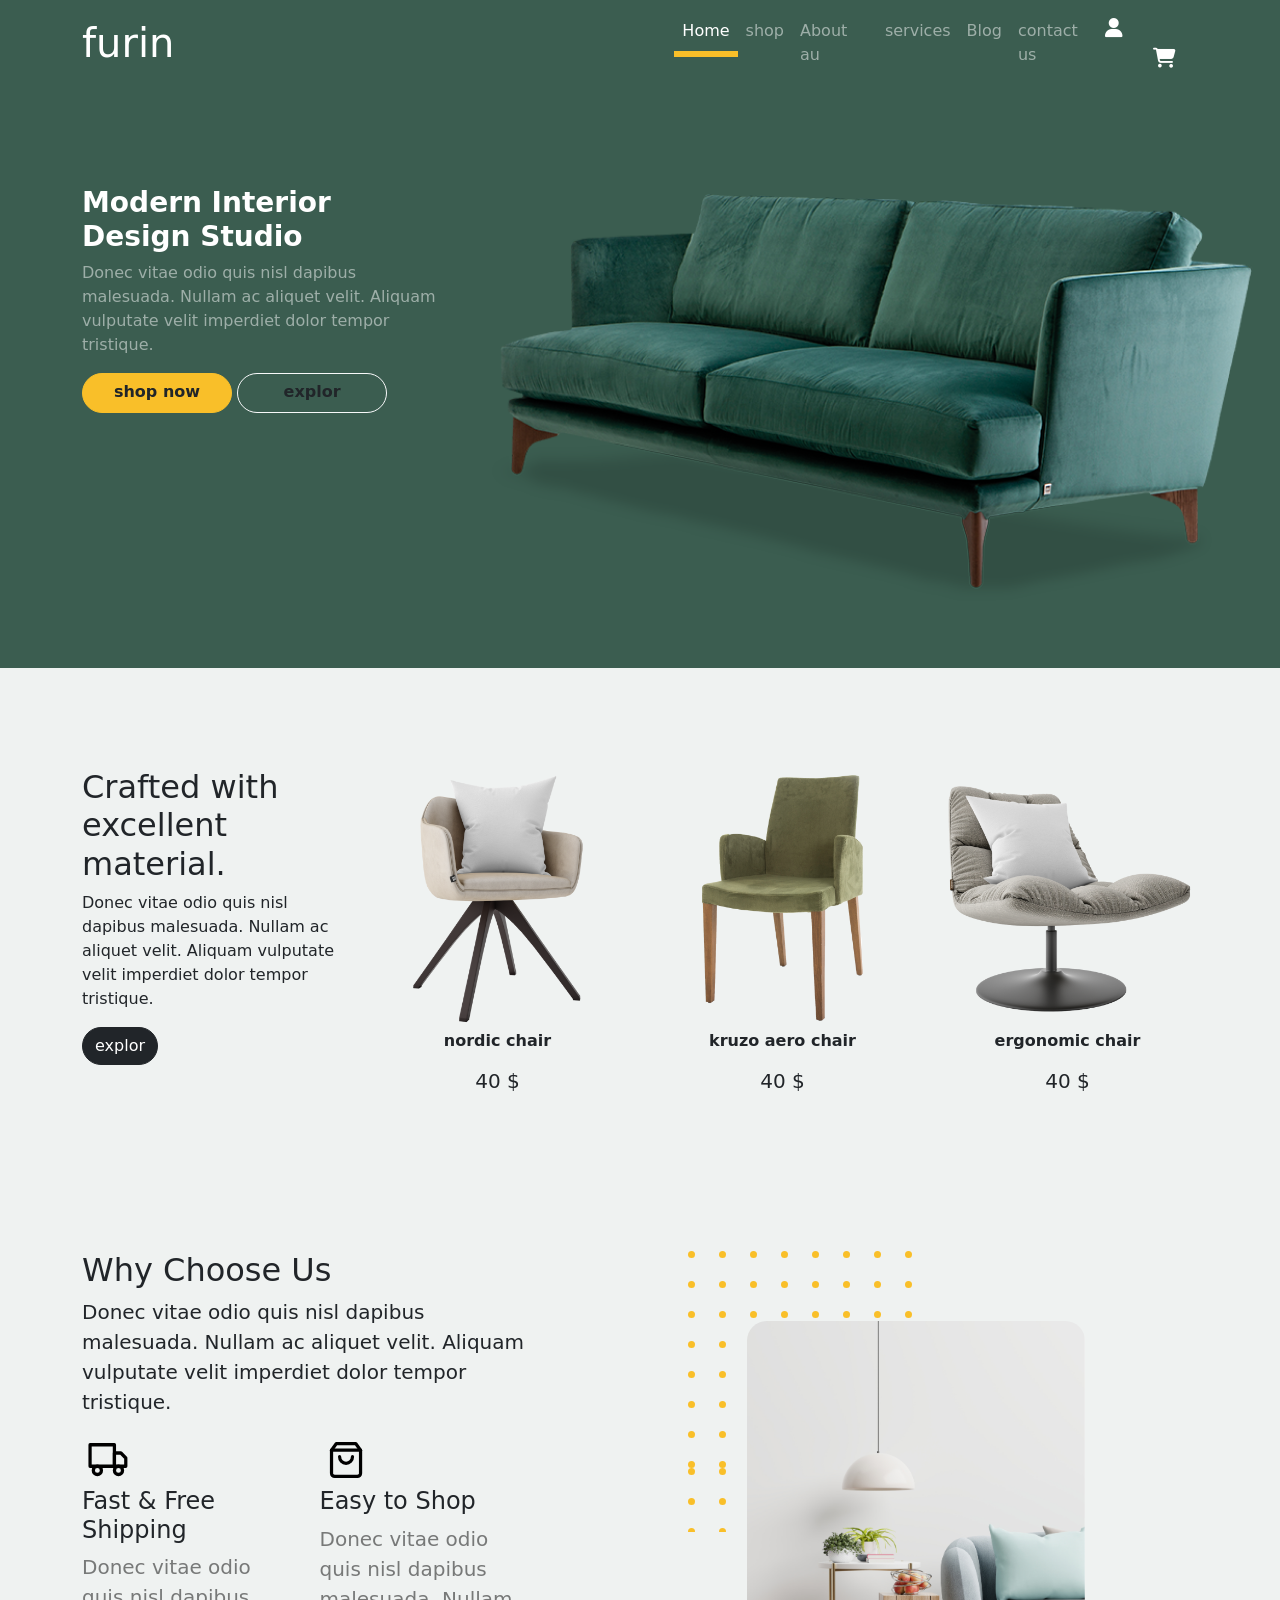
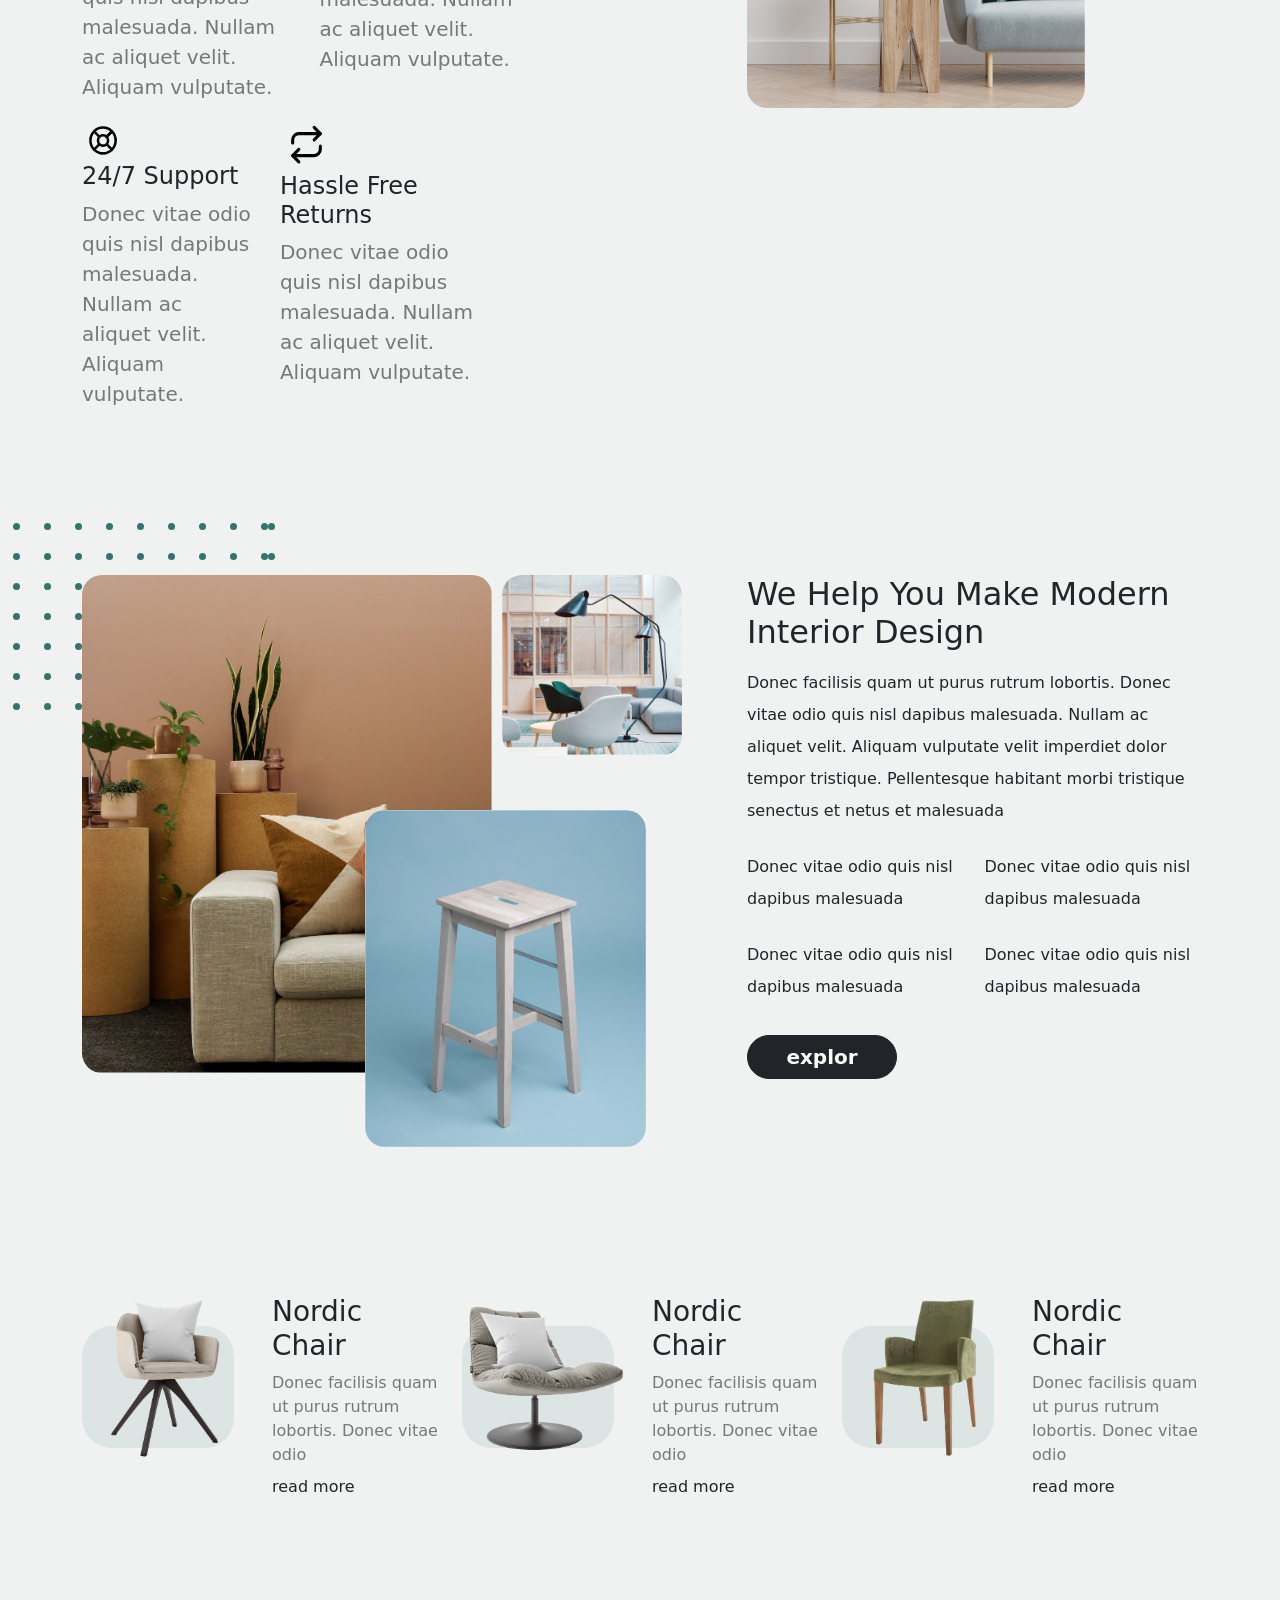
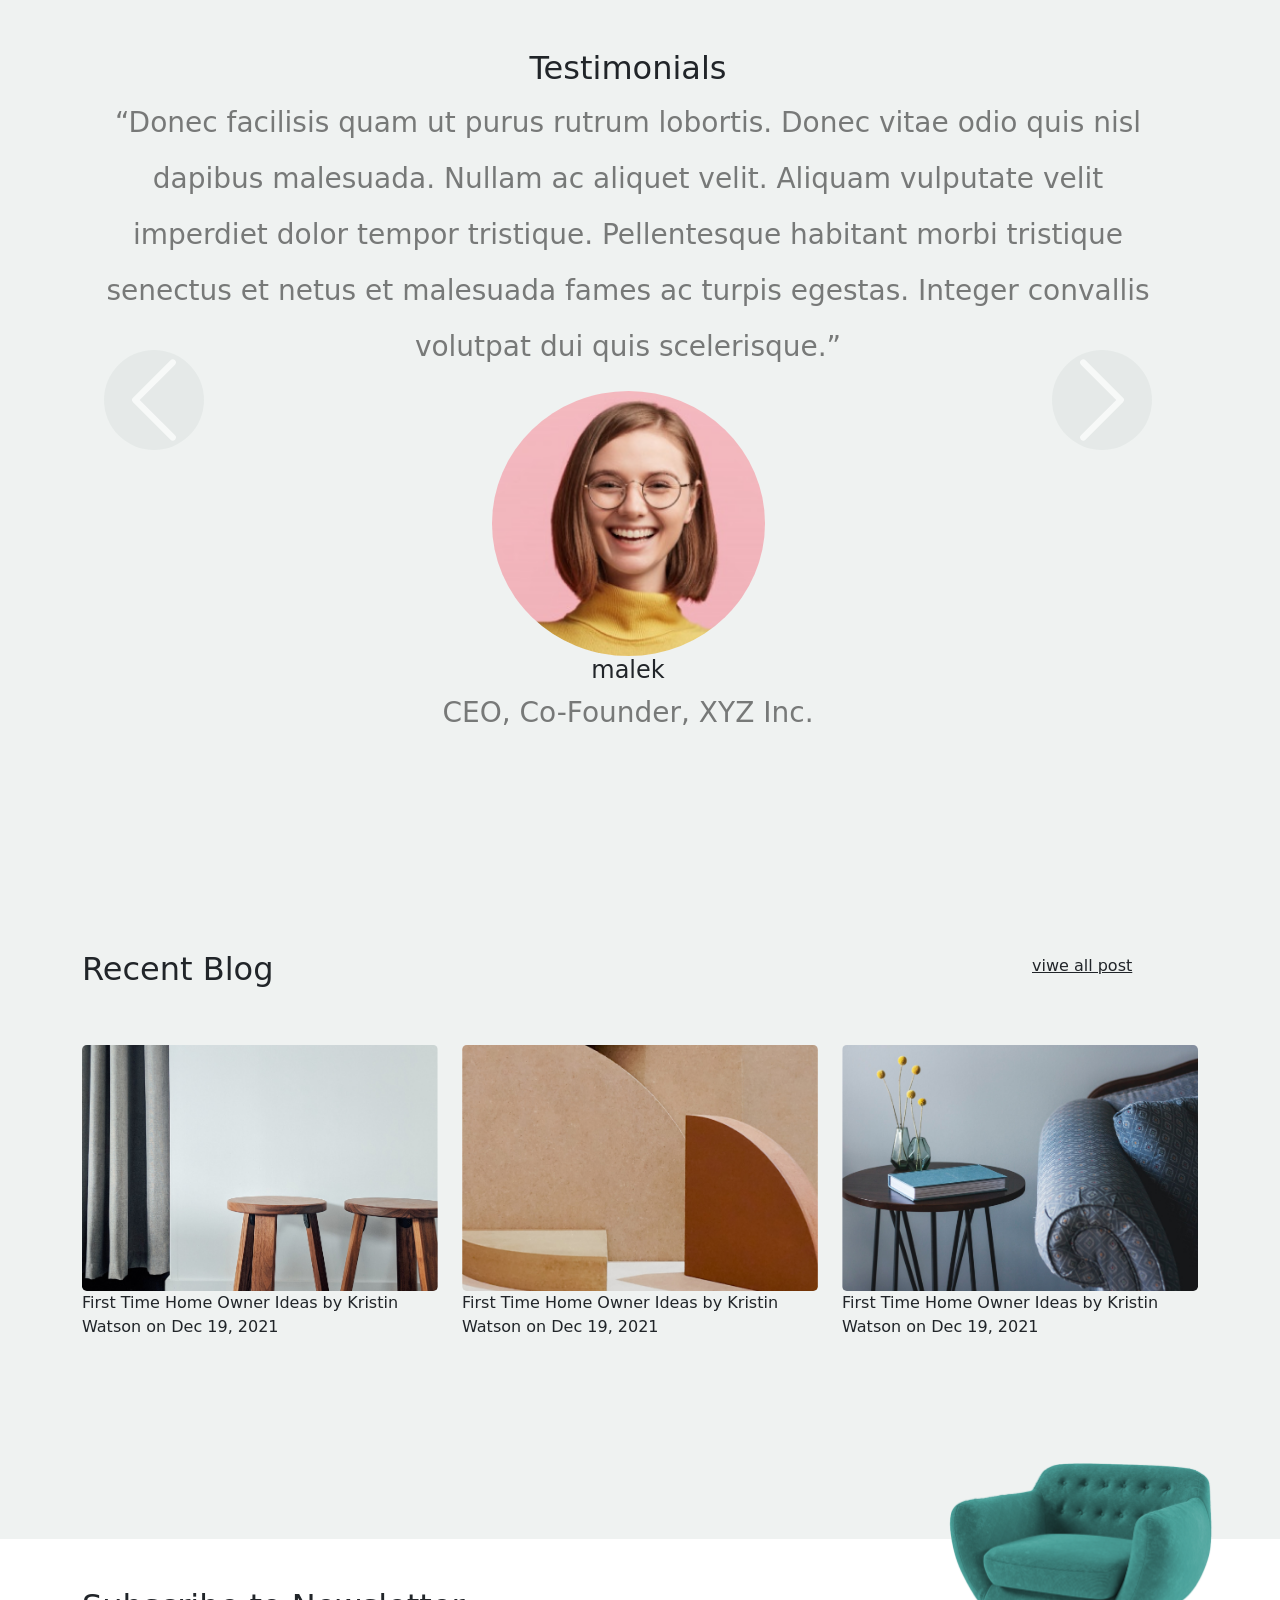
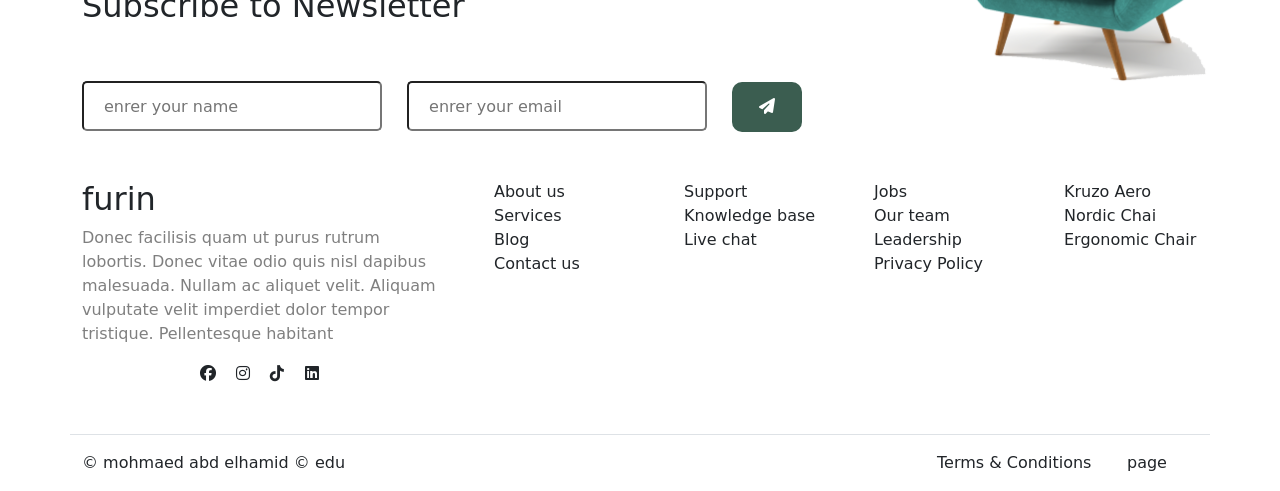
<file: index.html>
<!DOCTYPE html>
<html lang="en">

<head>
  <meta charset="UTF-8">
  <meta name="viewport" content="width=device-width, initial-scale=1.0">
  <title>furin</title>
  <link rel="stylesheet" href="css/all.min.css">
  <link rel="stylesheet" href="css/bootstrap.min.css">
  <link rel="stylesheet" href="css/style.css">
  <link rel="icon" href="img/favicon.png">
</head>

<body>
  <!-- الشاشة الرئيسية  -->
  <section class="home w-100 h-100 ">
    <!-- الناف بار  -->
    <nav class="navbar navbar-expand-lg navbar-light">
      <div class="container ">
        <!-- عنوان الموقع  -->
        <a class="n-site navbar-brand  text-white " href="index.html" id="furin">furin</a>

        <button class="navbar-toggler" type="button" data-bs-toggle="collapse" data-bs-target="#navbarSupportedContent"
          aria-controls="navbarSupportedContent" aria-expanded="false" aria-label="Toggle navigation">
          <span class="navbar-toggler-icon"></span>
        </button>

        <div class="collapse navbar-collapse " id="navbarSupportedContent">
          <!-- قائمة الناف بار  -->
          <ul class="navbar-nav me-auto mb-2 mb-lg-0 ">
            <li class="nav-item  ">
              <a class="home nav-link active  text-white" aria-current="page" href="index.html">Home</a>
            </li>
            <li class="nav-item">
              <a class="nav-link text-white " href="shop.html">shop</a>
            </li>
            <li class="nav-item">
              <a class="nav-link text-white" href="about.html">About au</a>
            </li>
            <li class="nav-item">
              <a class="nav-link text-white" href="services.html">services</a>
            </li>
            <li class="nav-item">
              <a class="nav-link text-white" href="Blog.html">Blog</a>
            </li>
            <li class="nav-item">
              <a class="nav-link text-white" href="contact.html">contact us</a>
            </li>
          </ul>
          <!-- ايونة الناف بار  -->
          <div class="icon">
            <a href="#" class="text-white fs-5"><i class="fa-solid fa-user"></i></a>
            <a href="card.html" class="text-white fs-5 ms-5"><i class="fa-solid fa-cart-shopping"></i></a>
          </div>
        </div>
      </div>
    </nav>
    <div class="home-cont container">
      <div class="row">
        <div class="text-white col-lg-4 col-md-12 col-sb-12 cc">
          <h1 class="fs-3 fw-bolder ">Modern Interior Design Studio</h1>
          <p class="text-white-50 lh-3">Donec vitae odio quis nisl dapibus malesuada. Nullam ac aliquet velit. Aliquam
            vulputate velit imperdiet
            dolor tempor tristique.
          </p>
          <div class="btn rounded-pill fw-bolder btn1">shop now</div>
          <div class="btn  btn-outline-light rounded-pill fw-bolder btn2 "><a href="#"
              class="text-decoration-none text-body">explor</a></div>
        </div>
        <div class="col-2 imgsss ">
          <img src="img/BG-Home.png" alt="">
        </div>
      </div>
    </div>
  </section>

  <section class="sec-product">
    <div class="container">
      <!-- الشاشة الثانية  -->
      <div class="row">
        <div class="col-lg-3">
          <h2>Crafted with excellent material.
          </h2>
          <p>Donec vitae odio quis nisl dapibus malesuada. Nullam ac aliquet velit. Aliquam vulputate velit imperdiet
            dolor tempor tristique.</p>
          <div class="btn btn-dark rounded-pill"> explor</div>
        </div>

        <div class="col-lg-3 col-md-12 text-center product">
          <div class="">
            <a href="card.html" class="text-dark text-decoration-none">
              <img src="img/product-1.png" alt="" class="w-100">
              <p class="fw-bolder">nordic chair</p>
              <h5>40 &dollar;</h5>
          </div>
          <div class="lr">
            <i class="fa-solid fa-circle-plus"></i>
            </a>
          </div>
        </div>
        <div class="col-lg-3 col-md-12 text-center product">
          <div class="">
            <a href="card.html" class="text-dark text-decoration-none">
              <img src="img/product-3.png" alt="" class="w-100">
              <p class="fw-bolder">kruzo aero chair</p>
              <h5>40 &dollar;</h5>
          </div>
          <div class="lr">
            <i class="fa-solid fa-circle-plus"></i>
            </a>
          </div>
        </div>
        <div class="col-lg-3 col-md-12 text-center product">
          <div class="">
            <a href="card.html" class="text-dark text-decoration-none">
              <img src="img/product-2.png" alt="" class="w-100">
              <p class="fw-bolder">ergonomic chair</p>
              <h5>40 &dollar;</h5>
          </div>
          <div class="lr">
            <i class="fa-solid fa-circle-plus "></i>
          </div></a>
        </div>
      </div>
      <!-- الشاشة الثالثة  -->
      <div class="row sec3  lh-3 fs-5 justify-content-between">
        <!-- محتوي الشاشة الثالثة  -->
        <div class="col-lg-5">
          <div>
            <h2>Why Choose Us</h2>
            <p>Donec vitae odio quis nisl dapibus malesuada. Nullam ac aliquet velit. Aliquam vulputate velit imperdiet
              dolor tempor tristique.</p>
          </div>
          <div class="row ">
            <div class="col-6 ">
              <img src="img/why-choose-icon-1.svg" alt="" class="w-25">
              <h4>Fast & Free Shipping</h4>
              <p class="text-black-50">Donec vitae odio quis nisl dapibus malesuada. Nullam ac aliquet velit. Aliquam
                vulputate.
              </p>
            </div>
            <div class="col-6 ">
              <img src="img/why-choose-icon-2.svg" alt="" class="w-25">
              <h4>Easy to Shop
              </h4>
              <p class="text-black-50">
                Donec vitae odio quis nisl dapibus malesuada. Nullam ac aliquet velit. Aliquam vulputate.


              </p>
            </div>
            <div class="col-5 ">
              <img src="img/why-choose-icon-3.svg" alt="" class="w-25">
              <h4>24/7 Support
              </h4>
              <p class="text-black-50">Donec vitae odio quis nisl dapibus malesuada. Nullam ac aliquet velit. Aliquam
                vulputate.

              </p>
            </div>
            <div class="col-6 ">
              <img src="img/why-choose-icon-4.svg" alt="" class="w-25">
              <h4>Hassle Free Returns
              </h4>
              <p class="text-black-50">Donec vitae odio quis nisl dapibus malesuada. Nullam ac aliquet velit. Aliquam
                vulputate.

              </p>
            </div>
          </div>
        </div>
        <!-- صورة الشاشة الثالثة  -->
        <div class="col-lg-5 sec3-img">
          <img src="img/why-choose-us-img.jpg" alt="" class="w-75">
        </div>

      </div>

      <!-- الشاشة الرابعة  -->
      <div class="row sec4 justify-content-between">
        <!-- ثور الشاشة الرابعة  -->
        <div class="col-12 col-lg-6  help-img">
          <img src="img/img-help-1.jpg " alt="" class="w-75 img-1 ">
          <div class="img-3">
            <img src="img/img-help-3.jpg" alt="" class=" img-1 ">
          </div>
          <div class="img-2">
            <img src="img/img-help-2.jpg" alt="" class=" img-1">
          </div>
        </div>
        <!-- المحتوي النصي الشاشة الرابعة  -->
        <div class=" col-sm-12 col-lg-5 col-md-6 lh-lg">
          <h2>We Help You Make Modern Interior Design</h2>
          <p class="my-3">
            Donec facilisis quam ut purus rutrum lobortis. Donec vitae odio quis nisl dapibus malesuada. Nullam ac
            aliquet velit. Aliquam vulputate velit imperdiet dolor tempor tristique. Pellentesque habitant morbi
            tristique senectus et netus et malesuada
          </p>
          <!-- الاربع عمودي الشاشة الرابعة  -->
          <div class="row">
            <div class="col-6 mt-2">
              <span class="rounded-circle"></span>
              <p> Donec vitae odio quis nisl dapibus malesuada </p>
            </div>
            <div class="col-6 mt-2">
              <span class="rounded-circle  "></span>
              <p> Donec vitae odio quis nisl dapibus malesuada </p>
            </div>
            <div class="col-6 mt-2">
              <span class="rounded-circle  "></span>
              <p> Donec vitae odio quis nisl dapibus malesuada </p>
            </div>
            <div class="col-6 mt-2">
              <span class="rounded-circle  "></span>
              <p> Donec vitae odio quis nisl dapibus malesuada </p>
            </div>
          </div>
          <div class="btn btn-dark rounded-pill  fs-5 fw-bolder my-3">explor</div>
        </div>
      </div>

      <!-- الشاشة الخامسة  -->
      <div class="row sce5">
        <!-- الصورة الاولي  -->
        <div class="col-lg-4 col-12">
          <div class="row">
            <div class="did col-6">
              <img src="img/product-1.png" alt="" class="w-100 ">
              <div class="lr"></div>
            </div>
            <div class="col-6">
              <h3>Nordic Chair</h3>
              <p class="my-2 text-black-50">Donec facilisis quam ut purus rutrum lobortis. Donec vitae odio</p>
              <a href="#" class="text-decoration-none text-dark">read more</a>
            </div>
          </div>
        </div>
        <!-- الصورة الثانية  -->
        <div class="col-lg-4 col-12">
          <div class="row">
            <div class="did col-6">
              <img src="img/product-2.png" alt="" class="w-100 ">
              <div class="lr"></div>
            </div>
            <div class="col-6">
              <h3>Nordic Chair</h3>
              <p class="my-2 text-black-50">Donec facilisis quam ut purus rutrum lobortis. Donec vitae odio</p>
              <a href="#" class="text-decoration-none text-dark">read more</a>
            </div>
          </div>
        </div>
        <!-- الصورة الثالثة -->
        <div class="col-lg-4 col-12">
          <div class="row">
            <div class="did col-6">
              <img src="img/product-3.png" alt="" class="w-100 ">
              <div class="lr"></div>
            </div>
            <div class="col-6">
              <h3>Nordic Chair</h3>
              <p class="my-2 text-black-50">Donec facilisis quam ut purus rutrum lobortis. Donec vitae odio</p>
              <a href="#" class="text-decoration-none text-dark">read more</a>
            </div>
          </div>
        </div>


        <!-- الشاشة السادسة  -->
        <div class="row justify-content-center sce6">
          <div id="carouselExampleIndicators" class="carousel slide  text-center " data-bs-ride="carousel">

            <h2>Testimonials</h2>
            <div class="carousel-inner">
              <!-- الشريحة الاولي  -->
              <div class="carousel-item active ">
                <div class="text-center">
                  <p class="text-black-50 lh-lg fs-3">“Donec facilisis quam ut purus rutrum lobortis. Donec vitae odio
                    quis
                    nisl dapibus malesuada. Nullam ac aliquet velit. Aliquam vulputate velit imperdiet dolor tempor
                    tristique. Pellentesque habitant morbi tristique senectus et netus et malesuada fames ac turpis
                    egestas. Integer convallis volutpat dui quis scelerisque.”
                  </p>
                </div>
                <img src="img/person-1.png" class=" w-25 rounded-circle" alt="...">
                <h4>malek</h4>
                <p class="text-black-50 fs-3"> CEO, Co-Founder, XYZ Inc.</p>
              </div>
              <!-- الشريحة الثالنية  -->
              <div class="carousel-item  ">
                <div class="text-center">
                  <p class="text-black-50 lh-lg fs-3">“Donec facilisis quam ut purus rutrum lobortis. Donec vitae odio
                    quis
                    nisl dapibus malesuada. Nullam ac aliquet velit. Aliquam vulputate velit imperdiet dolor tempor
                    tristique. Pellentesque habitant morbi tristique senectus et netus et malesuada fames ac turpis
                    egestas. Integer convallis volutpat dui quis scelerisque.”
                  </p>
                </div>
                <img src="img/person-2.jpg" class=" w-25 rounded-circle" alt="...">
                <h4>malek</h4>
                <p class="text-black-50 fs-3"> CEO, Co-Founder, XYZ Inc.</p>
              </div>
              <!-- الشريحة الثالثة  -->
              <div class="carousel-item  ">
                <div class="text-center">
                  <p class="text-black-50 lh-lg fs-3">“Donec facilisis quam ut purus rutrum lobortis. Donec vitae odio
                    quis
                    nisl dapibus malesuada. Nullam ac aliquet velit. Aliquam vulputate velit imperdiet dolor tempor
                    tristique. Pellentesque habitant morbi tristique senectus et netus et malesuada fames ac turpis
                    egestas. Integer convallis volutpat dui quis scelerisque.”
                  </p>
                </div>
                <img src="img/person-3.jpg" class=" w-25 rounded-circle" alt="...">
                <h4>malek</h4>
                <p class="text-black-50 fs-3"> CEO, Co-Founder, XYZ Inc.</p>
              </div>

            </div>

            <button class="carousel-control-prev" type="button" data-bs-target="#carouselExampleIndicators"
              data-bs-slide="prev">
              <span class="carousel-control-prev-icon control   rounded-circle" aria-hidden="true"></span>
              <span class="visually-hidden">Previous</span>
            </button>
            <button class="carousel-control-next " type="button" data-bs-target="#carouselExampleIndicators"
              data-bs-slide="next">
              <span class="carousel-control-next-icon control  rounded-circle" aria-hidden="true"></span>
              <span class="visually-hidden ">Next</span>
            </button>
          </div>
        </div>
      </div>
      <!-- الشاشة السابعة  -->
      <div class="sec7">
        <div class="row mb-5 align-items-center">
          <h2 class="col-10">Recent Blog
          </h2>
          <p class="col-2"><a href="#furin" class="text-dark">viwe all post</a></p>
        </div>
        <div class="row justify-content-between">
          <div class="col-4">
            <img src="img/blog-1.jpg" alt="" class="w-100 rounded-3">
            <a href="#" class="text-dark text-decoration-none">First Time Home Owner Ideas
              by Kristin Watson on Dec 19, 2021</a>
          </div>
          <div class="col-4">
            <img src="img/blog-3.jpg" alt="" class="w-100 rounded-3">
            <a href="#" class="text-dark text-decoration-none">First Time Home Owner Ideas
              by Kristin Watson on Dec 19, 2021</a>
          </div>
          <div class="col-4">
            <img src="img/blog-2.jpg" alt="" class="w-100 rounded-3">
            <a href="#" class="text-dark text-decoration-none">First Time Home Owner Ideas
              by Kristin Watson on Dec 19, 2021</a>
          </div>
        </div>
      </div>
    </div>
    </div>
  </section>
  <footer>
    <div class="container">
      <div class="row justify-content-between">
        <h2 class="col-9 py-5">Subscribe to Newsletter</h2>
        <div class="col-3 img-fo"><img src="img/img-footer.png" alt="" class="w-100"></div>
      </div>
      <form>
        <input type="text" placeholder="enrer your name">
        <input type="email" placeholder="enrer your email">
        <button class="  "><i class="fa-solid fa-paper-plane bg-Success"></i></button>
      </form>
      <div class="row mt-5">
        <div class="col-lg-4 col-12 ">
          <h2>furin</h2>
          <p class="text-black-50"> Donec facilisis quam ut purus rutrum lobortis. Donec vitae odio quis nisl dapibus
            malesuada. Nullam ac
            aliquet velit. Aliquam vulputate velit imperdiet dolor tempor tristique. Pellentesque habitant </p>
          <div class="text-center">
            <i class="fa-brands fa-facebook col-1"></i>
            <i class="fa-brands fa-instagram col-1"></i>
            <i class="fa-brands fa-tiktok col-1"></i>
            <i class="fa-brands fa-linkedin col-1"></i>
          </div>
        </div>
        <div class="col-lg-2 col-6">
          <ul>
            <li><a href="#furin" class="text-dark text-decoration-none">About us</a></li>
            <li><a href="#furin" class="text-dark text-decoration-none">Services</a></li>
            <li><a href="#furin" class="text-dark text-decoration-none"></a>Blog</li>
            <li><a href="#furin" class="text-dark text-decoration-none">Contact us</a></li>
          </ul>
        </div>
        <div class="col-lg-2 col-6">
          <ul>
            <li><a href=" #furin" class="text-dark text-decoration-none">Support</a></li>
            <li><a href="#furin" class="text-dark text-decoration-none">Knowledge base</a></li>
            <li><a href="#furin" class="text-dark text-decoration-none">Live chat</a></li>
          </ul>
        </div>
        <div class="col-lg-2 col-6">
          <ul>
            <li><a href="#furin" class="text-dark text-decoration-none">Jobs</a></li>
            <li><a href="#furin" class="text-dark text-decoration-none">Our team</a></li>
            <li><a href="#furin" class="text-dark text-decoration-none">Leadership</a></li>
            <li><a href="" class="text-dark text-decoration-none">Privacy Policy</a></li>
          </ul>
        </div>
        <div class="col-lg-2 col-6">
          <ul>
            <li><a href="#furin" class="text-dark text-decoration-none">Kruzo Aero</a></li>
            <li><a href="#furin" class="text-dark text-decoration-none">Nordic Chai</a></li>
            <li><a href="#furin" class="text-dark text-decoration-none">Ergonomic Chair</a></li>
          </ul>
        </div>
      </div>
      <div class="row justify-content-between border-top mt-5 pt-3">
        <p class="col-9"> &copy; mohmaed abd elhamid &copy; edu </p>
        <p class="col-2"><a href="#furin" class="text-dark text-decoration-none">Terms & Conditions</a></p>
        <p class="col-1"><a href="#furin" class="text-dark text-decoration-none">page</a></p>
      </div>





    </div>
  </footer>
  <script src="js/bootstrap.bundle.min.js"></script>
</body>

</html>
</file>
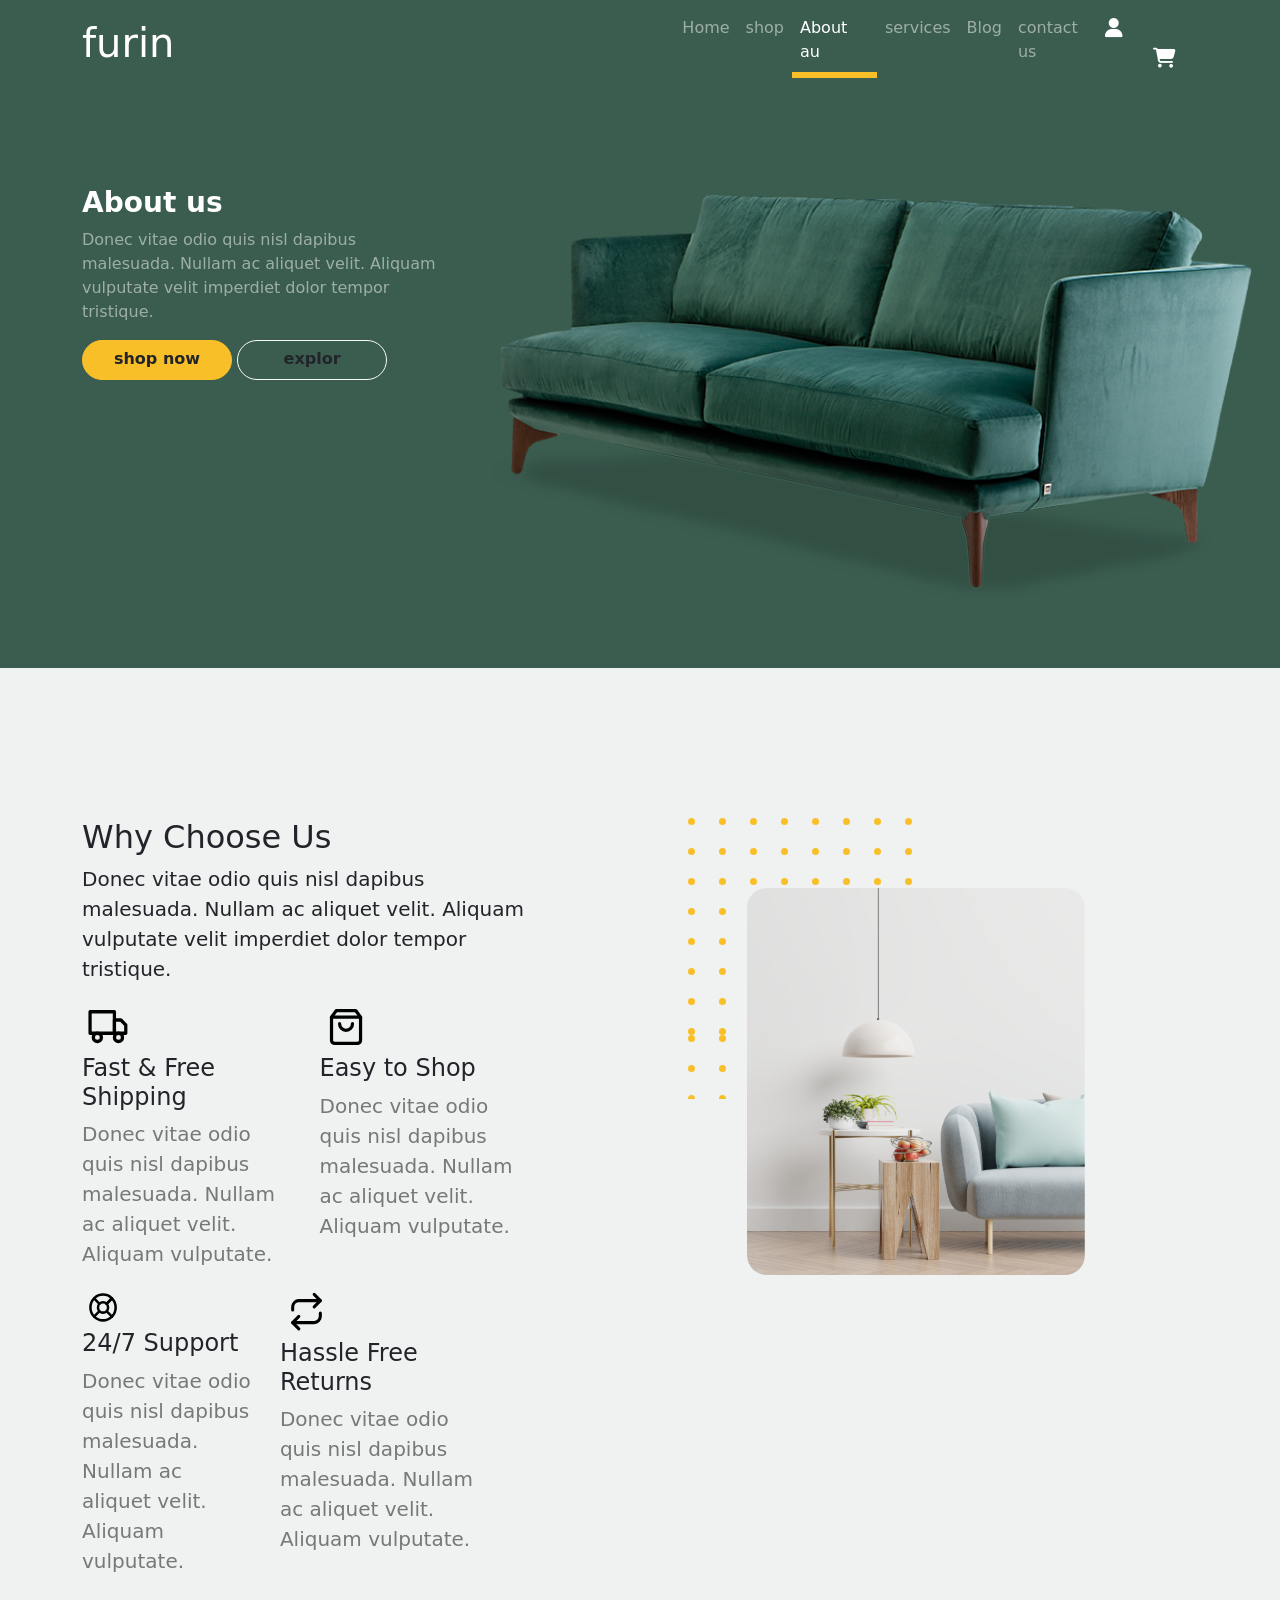
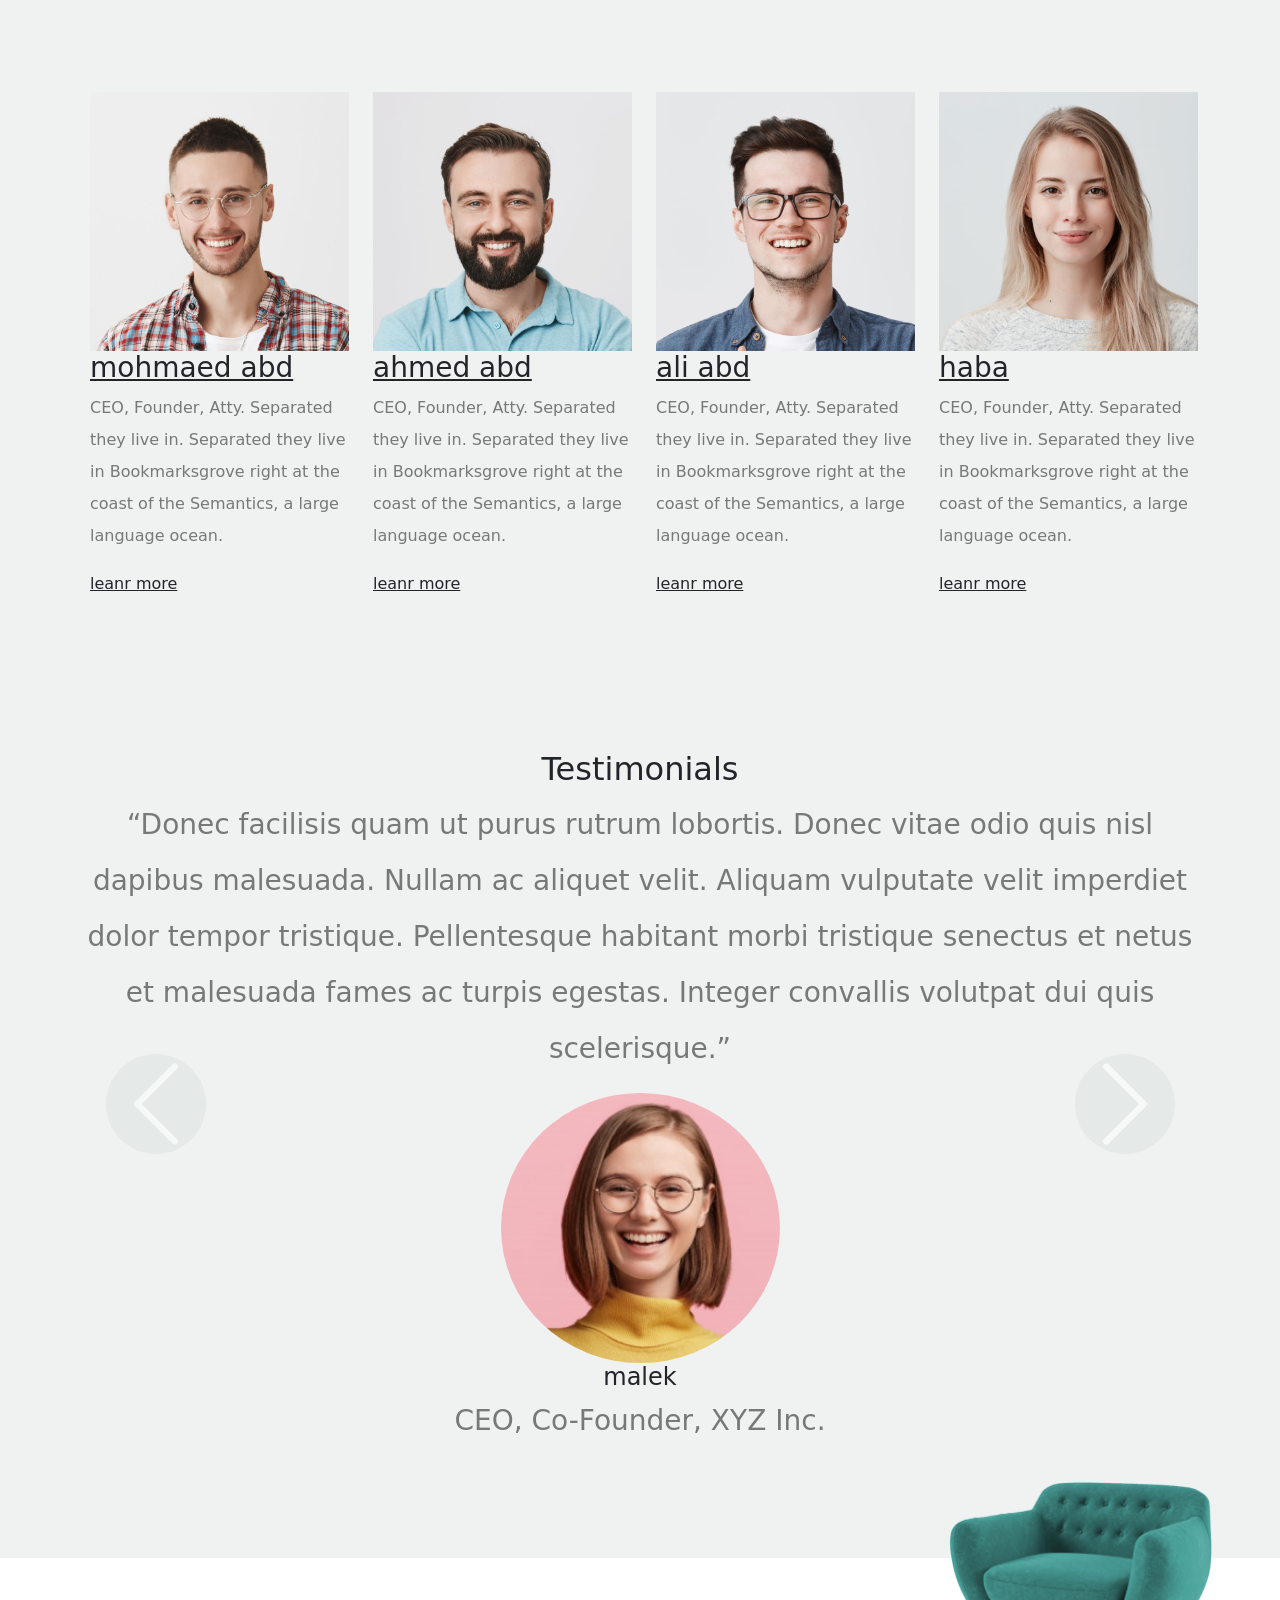
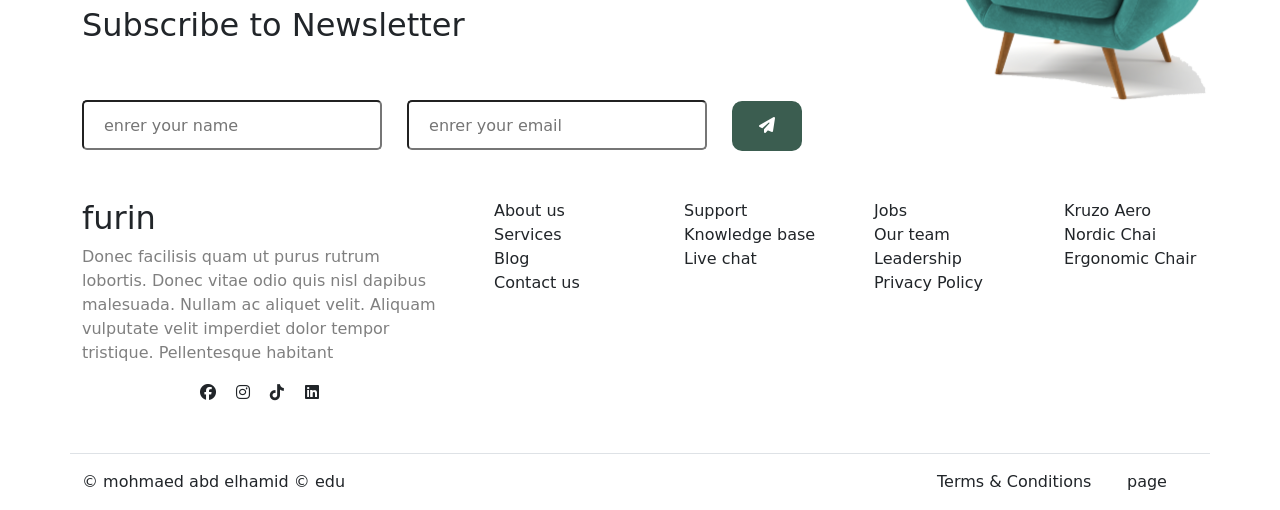
<file: about.html>
<!DOCTYPE html>
<html lang="en">

<head>
    <meta charset="UTF-8">
    <meta name="viewport" content="width=device-width, initial-scale=1.0">
    <title>About au</title>
    <link rel="stylesheet" href="css/all.min.css">
    <link rel="stylesheet" href="css/bootstrap.min.css">
    <link rel="stylesheet" href="css/style.css">
    <link rel="icon" href="img/favicon.png">
</head>

<body>
    <!-- الشاشة الرئيسية  -->
    <section class="home w-100 h-100 ">
        <!-- الناف بار  -->
        <nav class="navbar navbar-expand-lg navbar-light">
            <div class="container ">
                <!-- عنوان الموقع  -->
                <a class="n-site navbar-brand  text-white " href="index.html" id="furin">furin</a>

                <button class="navbar-toggler" type="button" data-bs-toggle="collapse"
                    data-bs-target="#navbarSupportedContent" aria-controls="navbarSupportedContent"
                    aria-expanded="false" aria-label="Toggle navigation">
                    <span class="navbar-toggler-icon"></span>
                </button>

                <div class="collapse navbar-collapse " id="navbarSupportedContent">
                    <!-- قائمة الناف بار  -->
                    <ul class="navbar-nav me-auto mb-2 mb-lg-0 ">
                        <li class="nav-item  ">
                            <a class="home nav-link   text-white"  href="index.html">Home</a>
                        </li>
                        <li class="nav-item">
                            <a class="nav-link text-white " href="shop.html">shop</a>
                        </li>
                        <li class="nav-item">
                            <a class="nav-link text-white active" href="about.html" aria-current="page">About au</a>
                        </li>
                        <li class="nav-item">
                            <a class="nav-link text-white" href="services.html">services</a>
                        </li>
                        <li class="nav-item">
                            <a class="nav-link text-white" href="Blog.html">Blog</a>
                        </li>
                        <li class="nav-item">
                            <a class="nav-link text-white" href="contact.html">contact us</a>
                        </li>
                    </ul>
                    <!-- ايونة الناف بار  -->
                    <div class="icon">
                        <a href="#" class="text-white fs-5"><i class="fa-solid fa-user"></i></a>
                        <a href="card.html" class="text-white fs-5 ms-5"><i class="fa-solid fa-cart-shopping"></i></a>
                    </div>
                </div>
            </div>
        </nav>
        <div class="home-cont container">
            <div class="row">
                <div class="text-white col-lg-4 col-md-12 col-sb-12 cc">
                    <h1 class="fs-3 fw-bolder ">About us</h1>
                    <p class="text-white-50 lh-3">Donec vitae odio quis nisl dapibus malesuada. Nullam ac aliquet velit.
                        Aliquam
                        vulputate velit imperdiet
                        dolor tempor tristique.
                    </p>
                    <div class="btn rounded-pill fw-bolder btn1">shop now</div>
                    <div class="btn  btn-outline-light rounded-pill fw-bolder btn2 "><a href="#"
                            class="text-decoration-none text-body">explor</a></div>
                </div>
                <div class="col-2  ">
                    <img src="img/BG-Home.png" alt="">
                </div>
            </div>
        </div>
    </section>
    <section class="sec-product">
        <div class="container">
            <div class="row sec3  lh-3 fs-5 justify-content-between">
                <!-- محتوي الشاشة الثالثة  -->
                <div class="col-lg-5">
                    <div>
                        <h2>Why Choose Us</h2>
                        <p>Donec vitae odio quis nisl dapibus malesuada. Nullam ac aliquet velit. Aliquam vulputate
                            velit imperdiet
                            dolor tempor tristique.</p>
                    </div>
                    <div class="row ">
                        <div class="col-6 ">
                            <img src="img/why-choose-icon-1.svg" alt="" class="w-25">
                            <h4>Fast & Free Shipping</h4>
                            <p class="text-black-50">Donec vitae odio quis nisl dapibus malesuada. Nullam ac aliquet
                                velit. Aliquam
                                vulputate.
                            </p>
                        </div>
                        <div class="col-6 ">
                            <img src="img/why-choose-icon-2.svg" alt="" class="w-25">
                            <h4>Easy to Shop
                            </h4>
                            <p class="text-black-50">
                                Donec vitae odio quis nisl dapibus malesuada. Nullam ac aliquet velit. Aliquam
                                vulputate.


                            </p>
                        </div>
                        <div class="col-5 ">
                            <img src="img/why-choose-icon-3.svg" alt="" class="w-25">
                            <h4>24/7 Support
                            </h4>
                            <p class="text-black-50">Donec vitae odio quis nisl dapibus malesuada. Nullam ac aliquet
                                velit. Aliquam
                                vulputate.

                            </p>
                        </div>
                        <div class="col-6 ">
                            <img src="img/why-choose-icon-4.svg" alt="" class="w-25">
                            <h4>Hassle Free Returns
                            </h4>
                            <p class="text-black-50">Donec vitae odio quis nisl dapibus malesuada. Nullam ac aliquet
                                velit. Aliquam
                                vulputate.

                            </p>
                        </div>
                    </div>
                </div>
                <!-- صورة الشاشة الثالثة  -->
                <div class="col-lg-5 sec3-img">
                    <img src="img/why-choose-us-img.jpg" alt="" class="w-75">
                </div>

            </div>

            <div class="row ps-2" style="margin-top: 100px;">
                <div class="col-lg-3 col-md-4 col-sm-6 col-12 lh-lg">
                    <img src="img/team_1.jpg" alt="" class="w-100">
                    <h3><a href="#furin" class="text-dark"> mohmaed abd</a></h3>
                    <p class="text-black-50">CEO, Founder, Atty.
                        Separated they live in. Separated they live in Bookmarksgrove right at the coast of the Semantics, a large language ocean.
                    </p>
                    <a href="#furin" class="text-dark"> leanr more</a>
                </div>
                <div class="col-lg-3 col-md-4 col-sm-6 col-12 lh-lg">
                    <img src="img/team_2.jpg" alt="" class="w-100">
                    <h3><a href="#furin" class="text-dark"> ahmed abd</a></h3>
                    <p class="text-black-50">CEO, Founder, Atty.
                        Separated they live in. Separated they live in Bookmarksgrove right at the coast of the Semantics, a large language ocean.
                    </p>
                    <a href="#furin" class="text-dark"> leanr more</a>
                </div>
                <div class="col-lg-3 col-md-4 col-sm-6 col-12 lh-lg">
                    <img src="img/team_3.jpg" alt="" class="w-100">
                    <h3><a href="#furin" class="text-dark"> ali abd</a></h3>
                    <p class="text-black-50">CEO, Founder, Atty.
                        Separated they live in. Separated they live in Bookmarksgrove right at the coast of the Semantics, a large language ocean.
                    </p>
                    <a href="#furin" class="text-dark"> leanr more</a>
                </div>
                <div class="col-lg-3 col-md-4 col-sm-6 col-12 lh-lg">
                    <img src="img/team_4.jpg" alt="" class="w-100">
                    <h3><a href="#furin" class="text-dark">haba</a></h3>
                    <p class="text-black-50">CEO, Founder, Atty.
                        Separated they live in. Separated they live in Bookmarksgrove right at the coast of the Semantics, a large language ocean.
                    </p>
                    <a href="#furin" class="text-dark"> leanr more</a>
                </div>
                
            </div>
            <div class="row justify-content-center sce6">
                <div id="carouselExampleIndicators" class="carousel slide  text-center " data-bs-ride="carousel">
      
                  <h2>Testimonials</h2>
                  <div class="carousel-inner">
                    <!-- الشريحة الاولي  -->
                    <div class="carousel-item active ">
                      <div class="text-center">
                        <p class="text-black-50 lh-lg fs-3">“Donec facilisis quam ut purus rutrum lobortis. Donec vitae odio
                          quis
                          nisl dapibus malesuada. Nullam ac aliquet velit. Aliquam vulputate velit imperdiet dolor tempor
                          tristique. Pellentesque habitant morbi tristique senectus et netus et malesuada fames ac turpis
                          egestas. Integer convallis volutpat dui quis scelerisque.”
                        </p>
                      </div>
                      <img src="img/person-1.png" class=" w-25 rounded-circle" alt="...">
                      <h4>malek</h4>
                      <p class="text-black-50 fs-3"> CEO, Co-Founder, XYZ Inc.</p>
                    </div>
                    <!-- الشريحة الثالنية  -->
                    <div class="carousel-item  ">
                      <div class="text-center">
                        <p class="text-black-50 lh-lg fs-3">“Donec facilisis quam ut purus rutrum lobortis. Donec vitae odio
                          quis
                          nisl dapibus malesuada. Nullam ac aliquet velit. Aliquam vulputate velit imperdiet dolor tempor
                          tristique. Pellentesque habitant morbi tristique senectus et netus et malesuada fames ac turpis
                          egestas. Integer convallis volutpat dui quis scelerisque.”
                        </p>
                      </div>
                      <img src="img/person-2.jpg" class=" w-25 rounded-circle" alt="...">
                      <h4>malek</h4>
                      <p class="text-black-50 fs-3"> CEO, Co-Founder, XYZ Inc.</p>
                    </div>
                    <!-- الشريحة الثالثة  -->
                    <div class="carousel-item  ">
                      <div class="text-center">
                        <p class="text-black-50 lh-lg fs-3">“Donec facilisis quam ut purus rutrum lobortis. Donec vitae odio
                          quis
                          nisl dapibus malesuada. Nullam ac aliquet velit. Aliquam vulputate velit imperdiet dolor tempor
                          tristique. Pellentesque habitant morbi tristique senectus et netus et malesuada fames ac turpis
                          egestas. Integer convallis volutpat dui quis scelerisque.”
                        </p>
                      </div>
                      <img src="img/person-3.jpg" class=" w-25 rounded-circle" alt="...">
                      <h4>malek</h4>
                      <p class="text-black-50 fs-3"> CEO, Co-Founder, XYZ Inc.</p>
                    </div>
      
                  </div>
      
                  <button class="carousel-control-prev" type="button" data-bs-target="#carouselExampleIndicators"
                    data-bs-slide="prev">
                    <span class="carousel-control-prev-icon control   rounded-circle" aria-hidden="true"></span>
                    <span class="visually-hidden">Previous</span>
                  </button>
                  <button class="carousel-control-next " type="button" data-bs-target="#carouselExampleIndicators"
                    data-bs-slide="next">
                    <span class="carousel-control-next-icon control  rounded-circle" aria-hidden="true"></span>
                    <span class="visually-hidden ">Next</span>
                  </button>
                </div>
              </div>
            </div>
        </div>
    </section>


    <footer style="margin-top: 100px;">
        <div class="container">
          <div class="row justify-content-between">
            <h2 class="col-9 py-5">Subscribe to Newsletter</h2>
            <div class="col-3 img-fo"><img src="img/img-footer.png" alt="" class="w-100"></div>
          </div>
          <form >
            <input type="text" placeholder="enrer your name">
            <input type="email" placeholder="enrer your email">
            <button class="  "><i class="fa-solid fa-paper-plane bg-Success"></i></button>
          </form> 
          <div class="row mt-5">
            <div class="col-lg-4 col-12 " >
              <h2>furin</h2>
              <p class="text-black-50"> Donec facilisis quam ut purus rutrum lobortis. Donec vitae odio quis nisl dapibus malesuada. Nullam ac
                aliquet velit. Aliquam vulputate velit imperdiet dolor tempor tristique. Pellentesque habitant </p>
                <div class="text-center">
                  <i class="fa-brands fa-facebook col-1"></i>
                  <i class="fa-brands fa-instagram col-1"></i>
                  <i class="fa-brands fa-tiktok col-1" ></i>
                  <i class="fa-brands fa-linkedin col-1"></i> 
                </div>
            </div>
            <div class="col-lg-2 col-6">
              <ul>
                <li><a href="#furin" class="text-dark text-decoration-none">About us</a></li>
                <li><a href="#furin" class="text-dark text-decoration-none">Services</a></li>
                <li><a href="#furin" class="text-dark text-decoration-none"></a>Blog</li>
                <li><a href="#furin" class="text-dark text-decoration-none">Contact us</a></li>
              </ul>
            </div>
            <div class="col-lg-2 col-6">
              <ul>
                <li><a href=" #furin" class="text-dark text-decoration-none">Support</a></li>
                <li><a href="#furin" class="text-dark text-decoration-none">Knowledge base</a></li>
                <li><a href="#furin"  class="text-dark text-decoration-none">Live chat</a></li>
              </ul>
            </div>
            <div class="col-lg-2 col-6">
              <ul>
                <li><a href="#furin" class="text-dark text-decoration-none">Jobs</a></li>
                <li><a href="#furin" class="text-dark text-decoration-none">Our team</a></li>
                <li><a href="#furin" class="text-dark text-decoration-none">Leadership</a></li>
                <li><a href="" class="text-dark text-decoration-none">Privacy Policy</a></li>
              </ul>
            </div>
            <div class="col-lg-2 col-6">
              <ul>
                <li><a href="#furin" class="text-dark text-decoration-none">Kruzo Aero</a></li>
                <li><a href="#furin" class="text-dark text-decoration-none">Nordic Chai</a></li>
                <li><a href="#furin" class="text-dark text-decoration-none">Ergonomic Chair</a></li>
              </ul>
            </div>
          </div>
          <div class="row justify-content-between border-top mt-5 pt-3">
            <p class="col-9"> &copy; mohmaed abd elhamid &copy; edu </p>
            <p class="col-2"><a href="#furin" class="text-dark text-decoration-none">Terms & Conditions</a></p>
            <p class="col-1"><a href="#furin" class="text-dark text-decoration-none">page</a></p>
          </div>
    
    
    
    
    
        </div>
      </footer>

    <script src="js/bootstrap.bundle.min.js"></script>

</body>

</html>
</file>
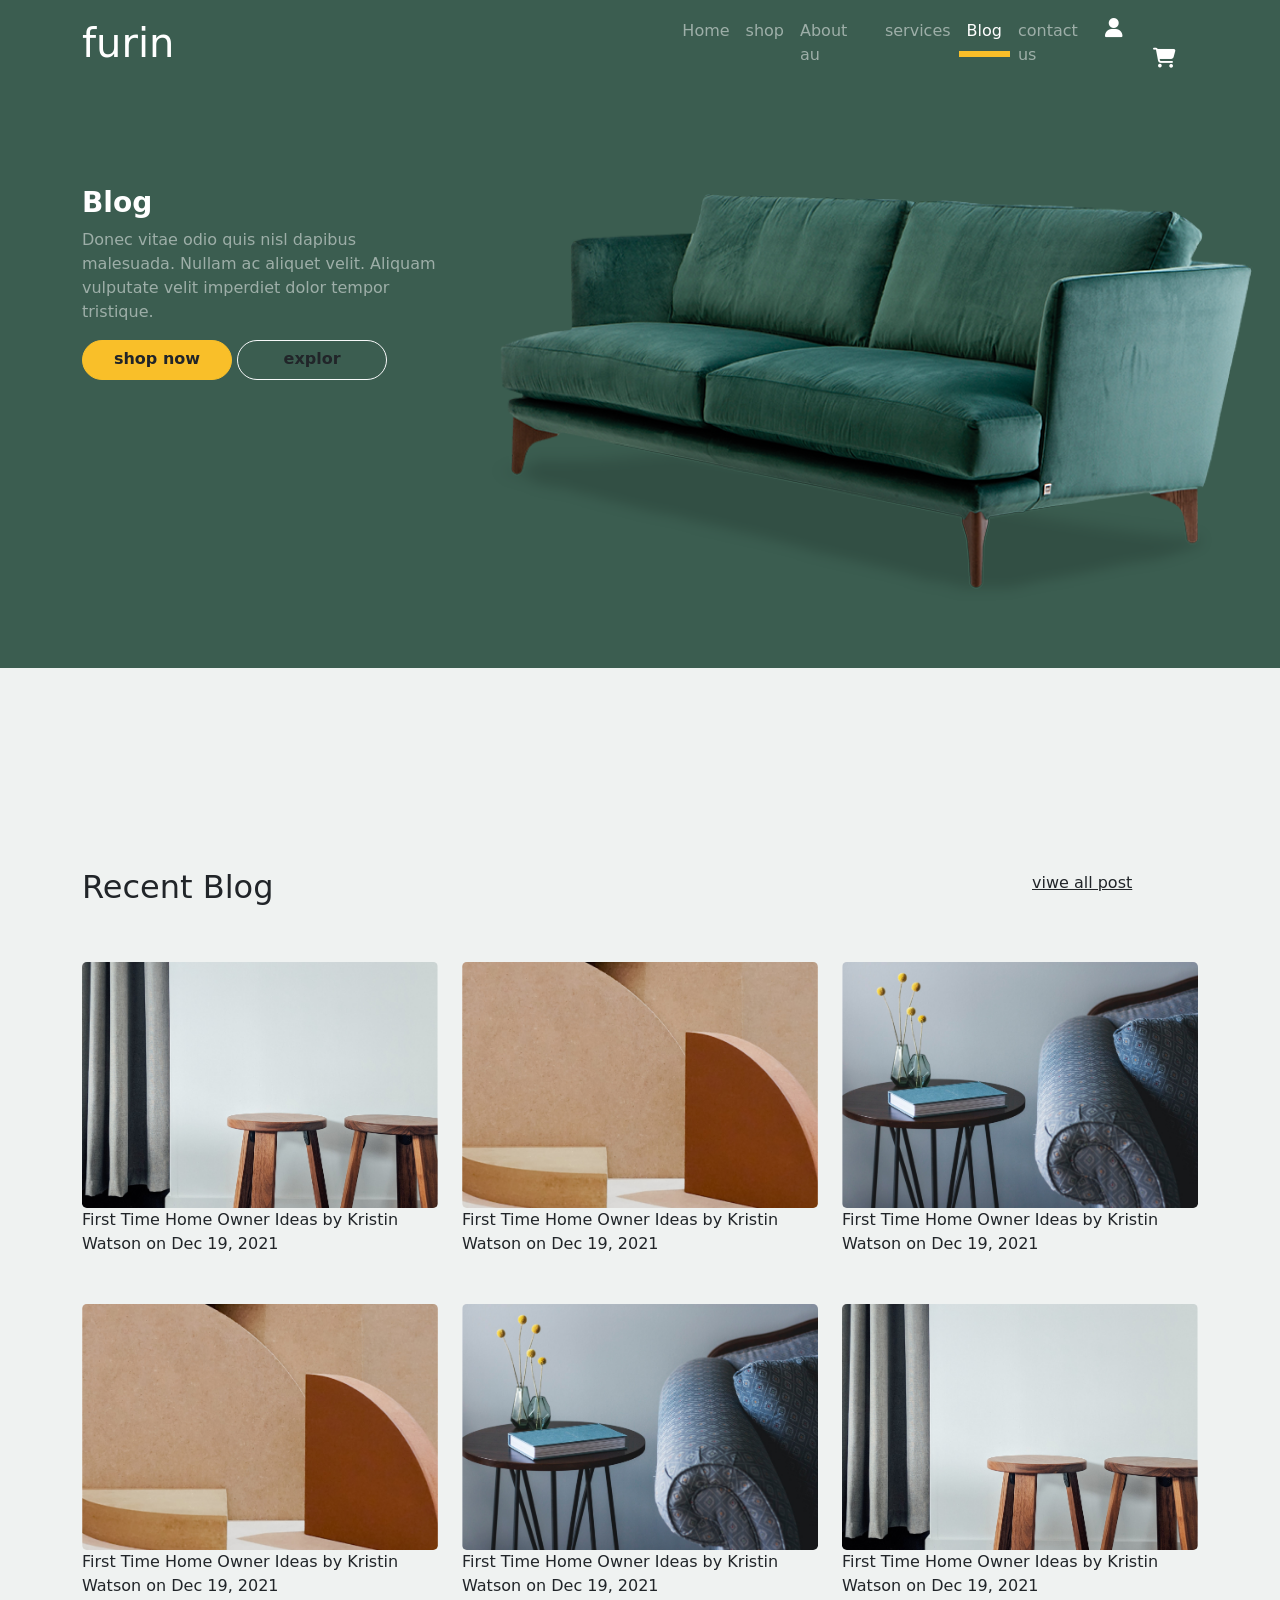
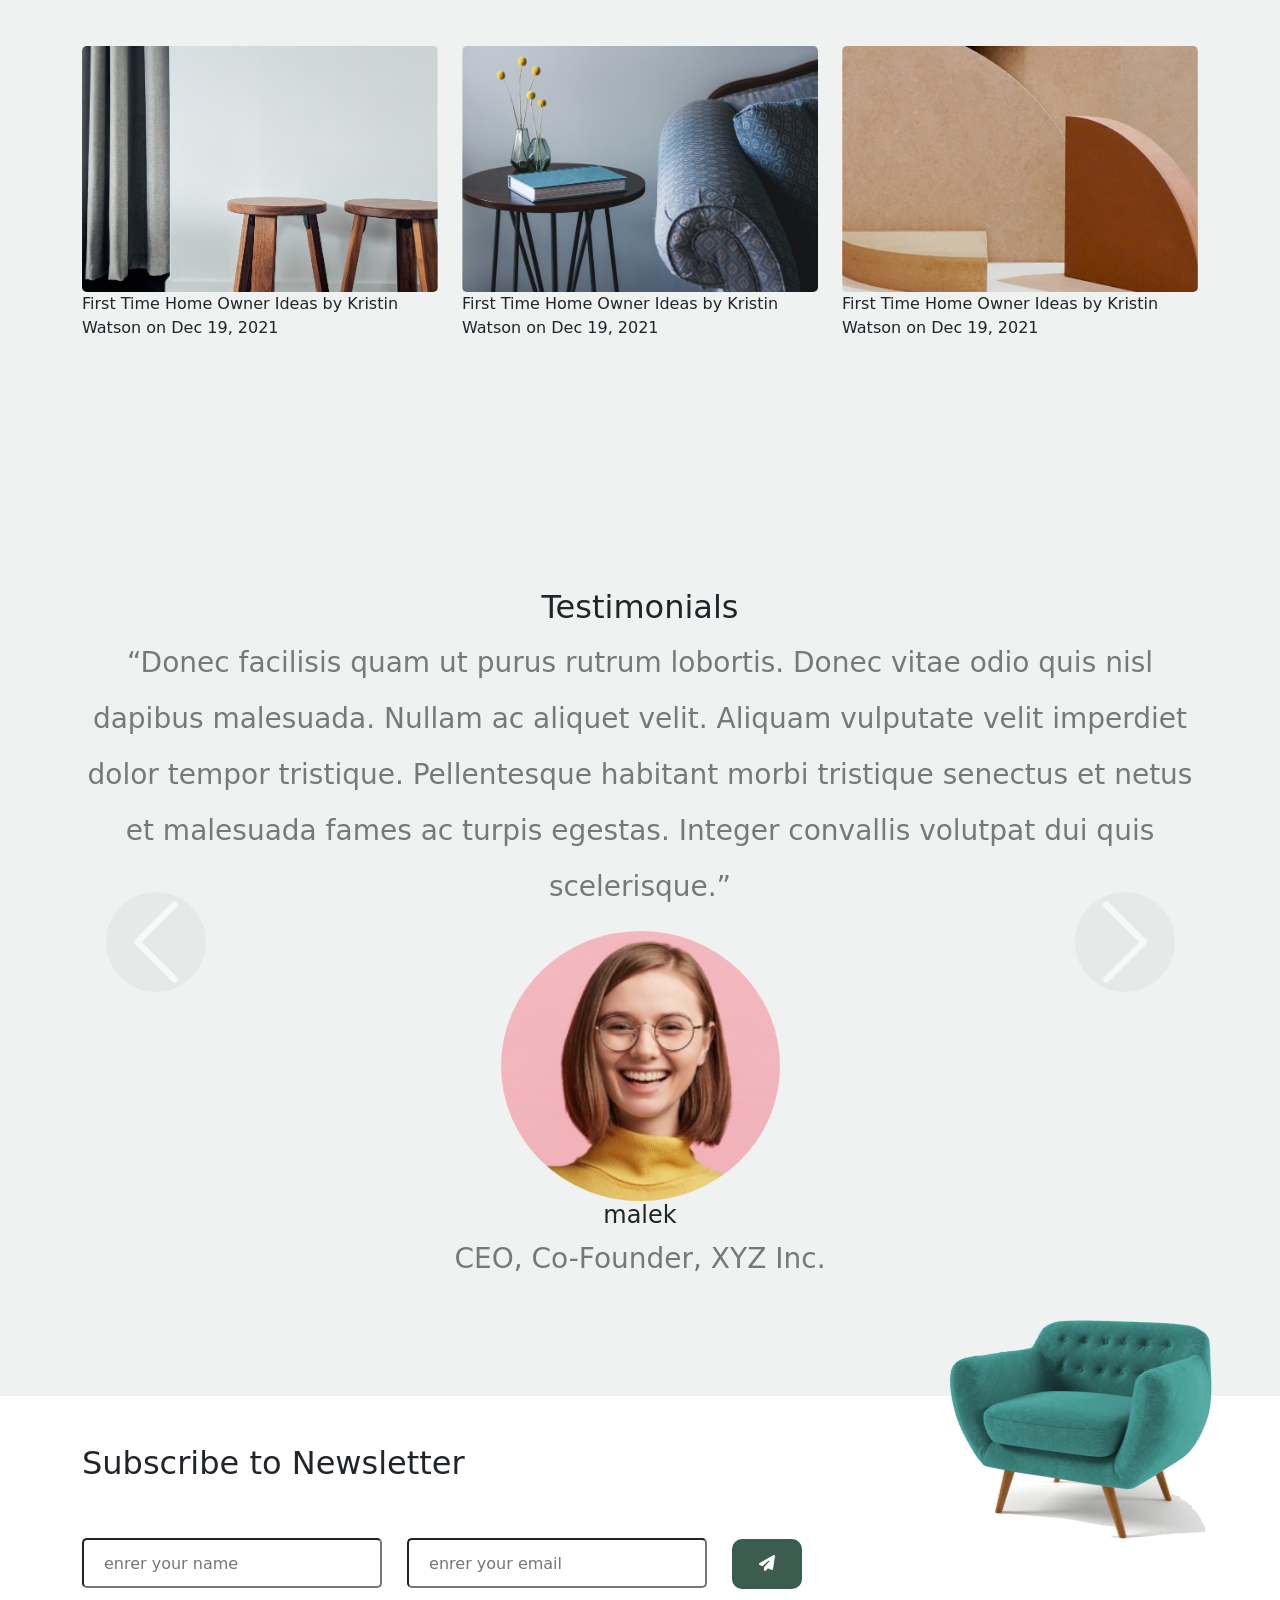
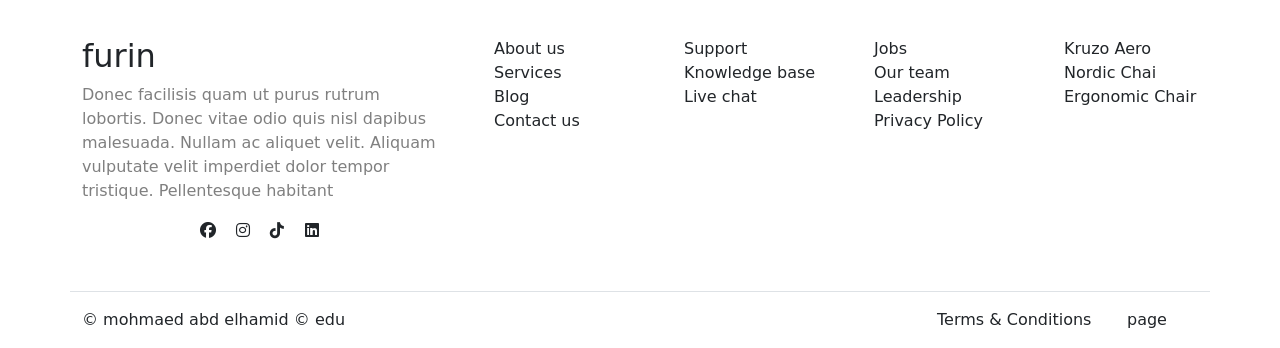
<file: Blog.html>
<!DOCTYPE html>
<html lang="en">

<head>
    <meta charset="UTF-8">
    <meta name="viewport" content="width=device-width, initial-scale=1.0">
    <title>Blog</title>
    <link rel="stylesheet" href="css/all.min.css">
  <link rel="stylesheet" href="css/bootstrap.min.css">
  <link rel="stylesheet" href="css/style.css">
  <link rel="icon" href="img/favicon.png">
</head>

<body>
    <!-- الشاشة الرئيسية  -->
    <section class="home w-100 h-100 ">
        <!-- الناف بار  -->
        <nav class="navbar navbar-expand-lg navbar-light">
            <div class="container ">
                <!-- عنوان الموقع  -->
                <a class="n-site navbar-brand  text-white " href="index.html" id="furin">furin</a>

                <button class="navbar-toggler" type="button" data-bs-toggle="collapse"
                    data-bs-target="#navbarSupportedContent" aria-controls="navbarSupportedContent"
                    aria-expanded="false" aria-label="Toggle navigation">
                    <span class="navbar-toggler-icon"></span>
                </button>

                <div class="collapse navbar-collapse " id="navbarSupportedContent">
                    <!-- قائمة الناف بار  -->
                    <ul class="navbar-nav me-auto mb-2 mb-lg-0 ">
                        <li class="nav-item  ">
                            <a class="home nav-link  text-white"  href="index.html">Home</a>
                        </li>
                        <li class="nav-item">
                            <a class="nav-link text-white " href="shop.html">shop</a>
                        </li>
                        <li class="nav-item">
                            <a class="nav-link text-white " href="about.html">About au</a>
                        </li>
                        <li class="nav-item">
                            <a class="nav-link text-white" href="services.html">services</a>
                        </li>
                        <li class="nav-item">
                            <a class="nav-link text-white active" aria-current="page" href="Blog.html">Blog</a>
                        </li>
                        <li class="nav-item">
                            <a class="nav-link text-white" href="contact.html">contact us</a>
                        </li>
                    </ul>
                    <!-- ايونة الناف بار  -->
                    <div class="icon">
                        <a href="#" class="text-white fs-5"><i class="fa-solid fa-user"></i></a>
                        <a href="card.html" class="text-white fs-5 ms-5"><i class="fa-solid fa-cart-shopping"></i></a>
                    </div>
                </div>
            </div>
        </nav>
        <div class="home-cont container">
            <div class="row">
                <div class="text-white col-lg-4 col-md-12 col-sb-12 cc">
                    <h1 class="fs-3 fw-bolder ">Blog</h1>
                    <p class="text-white-50 lh-3">Donec vitae odio quis nisl dapibus malesuada. Nullam ac aliquet velit.
                        Aliquam
                        vulputate velit imperdiet
                        dolor tempor tristique.
                    </p>
                    <div class="btn rounded-pill fw-bolder btn1">shop now</div>
                    <div class="btn  btn-outline-light rounded-pill fw-bolder btn2 "><a href="#"
                            class="text-decoration-none text-body">explor</a></div>
                </div>
                <div class="col-2  ">
                    <img src="img/BG-Home.png" alt="">
                </div>
            </div>
        </div>
    </section>
    <section class="sec-product">
        <div class="container">
            <div class="sec7">
                <div class="row mb-5 align-items-center">
                    <h2 class="col-10">Recent Blog
                    </h2>
                    <p class="col-2"><a href="#furin" class="text-dark">viwe all post</a></p>
                </div>
                <div class="row justify-content-between">
                    <!-- الصورة الاولي  -->
                    <div class="col-12 col-lg-4 col-md-5 mb-5">
                        <img src="img/blog-1.jpg" alt="" class="w-100 rounded-3">
                        <a href="#" class="text-dark text-decoration-none">First Time Home Owner Ideas
                            by Kristin Watson on Dec 19, 2021</a>
                    </div>
                    <!-- الصورة الثانية  -->
                    <div class="col-12 col-lg-4 col-md-5 mb-5">
                        <img src="img/blog-3.jpg" alt="" class="w-100 rounded-3">
                        <a href="#" class="text-dark text-decoration-none">First Time Home Owner Ideas
                            by Kristin Watson on Dec 19, 2021</a>
                    </div>
                    <!-- الصورة الثالثة  -->
                    <div class="col-12 col-lg-4 col-md-5 mb-5">
                        <img src="img/blog-2.jpg" alt="" class="w-100 rounded-3">
                        <a href="#" class="text-dark text-decoration-none">First Time Home Owner Ideas
                            by Kristin Watson on Dec 19, 2021</a>
                    </div>
                    <!-- الصورة الرابعة  -->
                    <div class="col-12 col-lg-4 col-md-5 mb-5">
                        <img src="img/blog-3.jpg" alt="" class="w-100 rounded-3">
                        <a href="#" class="text-dark text-decoration-none">First Time Home Owner Ideas
                            by Kristin Watson on Dec 19, 2021</a>
                    </div>
                    <!-- الصورة الخامسة  -->
                    <div class="col-12 col-lg-4 col-md-5 mb-5">
                        <img src="img/blog-2.jpg" alt="" class="w-100 rounded-3">
                        <a href="#" class="text-dark text-decoration-none">First Time Home Owner Ideas
                            by Kristin Watson on Dec 19, 2021</a>
                    </div>
                    <!-- الصورة السادسة  -->
                    <div class="col-12 col-lg-4 col-md-5 mb-5">
                        <img src="img/blog-1.jpg" alt="" class="w-100 rounded-3">
                        <a href="#" class="text-dark text-decoration-none">First Time Home Owner Ideas
                            by Kristin Watson on Dec 19, 2021</a>
                    </div>
                    <!-- الصورة السابعة  -->
                    <div class="col-12 col-lg-4 col-md-5 mb-5">
                        <img src="img/blog-1.jpg" alt="" class="w-100 rounded-3">
                        <a href="#" class="text-dark text-decoration-none">First Time Home Owner Ideas
                            by Kristin Watson on Dec 19, 2021</a>
                    </div>
                    <!-- الصورة الثامنه  -->
                    <div class="col-12 col-lg-4 col-md-5 mb-5">
                        <img src="img/blog-2.jpg" alt="" class="w-100 rounded-3">
                        <a href="#" class="text-dark text-decoration-none">First Time Home Owner Ideas
                            by Kristin Watson on Dec 19, 2021</a>
                    </div>
                    <!-- الصورة التاسعة  -->
                    <div class="col-12 col-lg-4 col-md-5 mb-5">
                        <img src="img/blog-3.jpg" alt="" class="w-100 rounded-3">
                        <a href="#" class="text-dark text-decoration-none">First Time Home Owner Ideas
                            by Kristin Watson on Dec 19, 2021</a>
                    </div>
                </div>
            </div>
            <div class="row justify-content-center sce6">
                <div id="carouselExampleIndicators" class="carousel slide  text-center " data-bs-ride="carousel">
      
                  <h2>Testimonials</h2>
                  <div class="carousel-inner">
                    <!-- الشريحة الاولي  -->
                    <div class="carousel-item active ">
                      <div class="text-center">
                        <p class="text-black-50 lh-lg fs-3">“Donec facilisis quam ut purus rutrum lobortis. Donec vitae odio
                          quis
                          nisl dapibus malesuada. Nullam ac aliquet velit. Aliquam vulputate velit imperdiet dolor tempor
                          tristique. Pellentesque habitant morbi tristique senectus et netus et malesuada fames ac turpis
                          egestas. Integer convallis volutpat dui quis scelerisque.”
                        </p>
                      </div>
                      <img src="img/person-1.png" class=" w-25 rounded-circle" alt="...">
                      <h4>malek</h4>
                      <p class="text-black-50 fs-3"> CEO, Co-Founder, XYZ Inc.</p>
                    </div>
                    <!-- الشريحة الثالنية  -->
                    <div class="carousel-item  ">
                      <div class="text-center">
                        <p class="text-black-50 lh-lg fs-3">“Donec facilisis quam ut purus rutrum lobortis. Donec vitae odio
                          quis
                          nisl dapibus malesuada. Nullam ac aliquet velit. Aliquam vulputate velit imperdiet dolor tempor
                          tristique. Pellentesque habitant morbi tristique senectus et netus et malesuada fames ac turpis
                          egestas. Integer convallis volutpat dui quis scelerisque.”
                        </p>
                      </div>
                      <img src="img/person-2.jpg" class=" w-25 rounded-circle" alt="...">
                      <h4>malek</h4>
                      <p class="text-black-50 fs-3"> CEO, Co-Founder, XYZ Inc.</p>
                    </div>
                    <!-- الشريحة الثالثة  -->
                    <div class="carousel-item  ">
                      <div class="text-center">
                        <p class="text-black-50 lh-lg fs-3">“Donec facilisis quam ut purus rutrum lobortis. Donec vitae odio
                          quis
                          nisl dapibus malesuada. Nullam ac aliquet velit. Aliquam vulputate velit imperdiet dolor tempor
                          tristique. Pellentesque habitant morbi tristique senectus et netus et malesuada fames ac turpis
                          egestas. Integer convallis volutpat dui quis scelerisque.”
                        </p>
                      </div>
                      <img src="img/person-3.jpg" class=" w-25 rounded-circle" alt="...">
                      <h4>malek</h4>
                      <p class="text-black-50 fs-3"> CEO, Co-Founder, XYZ Inc.</p>
                    </div>
      
                  </div>
      
                  <button class="carousel-control-prev" type="button" data-bs-target="#carouselExampleIndicators"
                    data-bs-slide="prev">
                    <span class="carousel-control-prev-icon control   rounded-circle" aria-hidden="true"></span>
                    <span class="visually-hidden">Previous</span>
                  </button>
                  <button class="carousel-control-next " type="button" data-bs-target="#carouselExampleIndicators"
                    data-bs-slide="next">
                    <span class="carousel-control-next-icon control  rounded-circle" aria-hidden="true"></span>
                    <span class="visually-hidden ">Next</span>
                  </button>
                </div>
              </div>
        </div>

    </section>
    <footer style="margin-top:100px ;">
        <div class="container">
            <div class="row justify-content-between">
                <h2 class="col-9 py-5">Subscribe to Newsletter</h2>
                <div class="col-3 img-fo"><img src="img/img-footer.png" alt="" class="w-100"></div>
            </div>
            <form>
                <input type="text" placeholder="enrer your name">
                <input type="email" placeholder="enrer your email">
                <button class="  "><i class="fa-solid fa-paper-plane bg-Success"></i></button>
            </form>
            <div class="row mt-5">
                <div class="col-lg-4 col-12 ">
                    <h2>furin</h2>
                    <p class="text-black-50"> Donec facilisis quam ut purus rutrum lobortis. Donec vitae odio quis nisl
                        dapibus malesuada. Nullam ac
                        aliquet velit. Aliquam vulputate velit imperdiet dolor tempor tristique. Pellentesque habitant
                    </p>
                    <div class="text-center">
                        <i class="fa-brands fa-facebook col-1"></i>
                        <i class="fa-brands fa-instagram col-1"></i>
                        <i class="fa-brands fa-tiktok col-1"></i>
                        <i class="fa-brands fa-linkedin col-1"></i>
                    </div>
                </div>
                <div class="col-lg-2 col-6">
                    <ul>
                        <li><a href="#furin" class="text-dark text-decoration-none">About us</a></li>
                        <li><a href="#furin" class="text-dark text-decoration-none">Services</a></li>
                        <li><a href="#furin" class="text-dark text-decoration-none"></a>Blog</li>
                        <li><a href="#furin" class="text-dark text-decoration-none">Contact us</a></li>
                    </ul>
                </div>
                <div class="col-lg-2 col-6">
                    <ul>
                        <li><a href=" #furin" class="text-dark text-decoration-none">Support</a></li>
                        <li><a href="#furin" class="text-dark text-decoration-none">Knowledge base</a></li>
                        <li><a href="#furin" class="text-dark text-decoration-none">Live chat</a></li>
                    </ul>
                </div>
                <div class="col-lg-2 col-6">
                    <ul>
                        <li><a href="#furin" class="text-dark text-decoration-none">Jobs</a></li>
                        <li><a href="#furin" class="text-dark text-decoration-none">Our team</a></li>
                        <li><a href="#furin" class="text-dark text-decoration-none">Leadership</a></li>
                        <li><a href="" class="text-dark text-decoration-none">Privacy Policy</a></li>
                    </ul>
                </div>
                <div class="col-lg-2 col-6">
                    <ul>
                        <li><a href="#furin" class="text-dark text-decoration-none">Kruzo Aero</a></li>
                        <li><a href="#furin" class="text-dark text-decoration-none">Nordic Chai</a></li>
                        <li><a href="#furin" class="text-dark text-decoration-none">Ergonomic Chair</a></li>
                    </ul>
                </div>
            </div>
            <div class="row justify-content-between border-top mt-5 pt-3">
                <p class="col-9"> &copy; mohmaed abd elhamid &copy; edu </p>
                <p class="col-2"><a href="#furin" class="text-dark text-decoration-none">Terms & Conditions</a></p>
                <p class="col-1"><a href="#furin" class="text-dark text-decoration-none">page</a></p>
            </div>





        </div>
    </footer>
    <script src="js/bootstrap.bundle.min.js"></script>
</body>

</html>
</file>
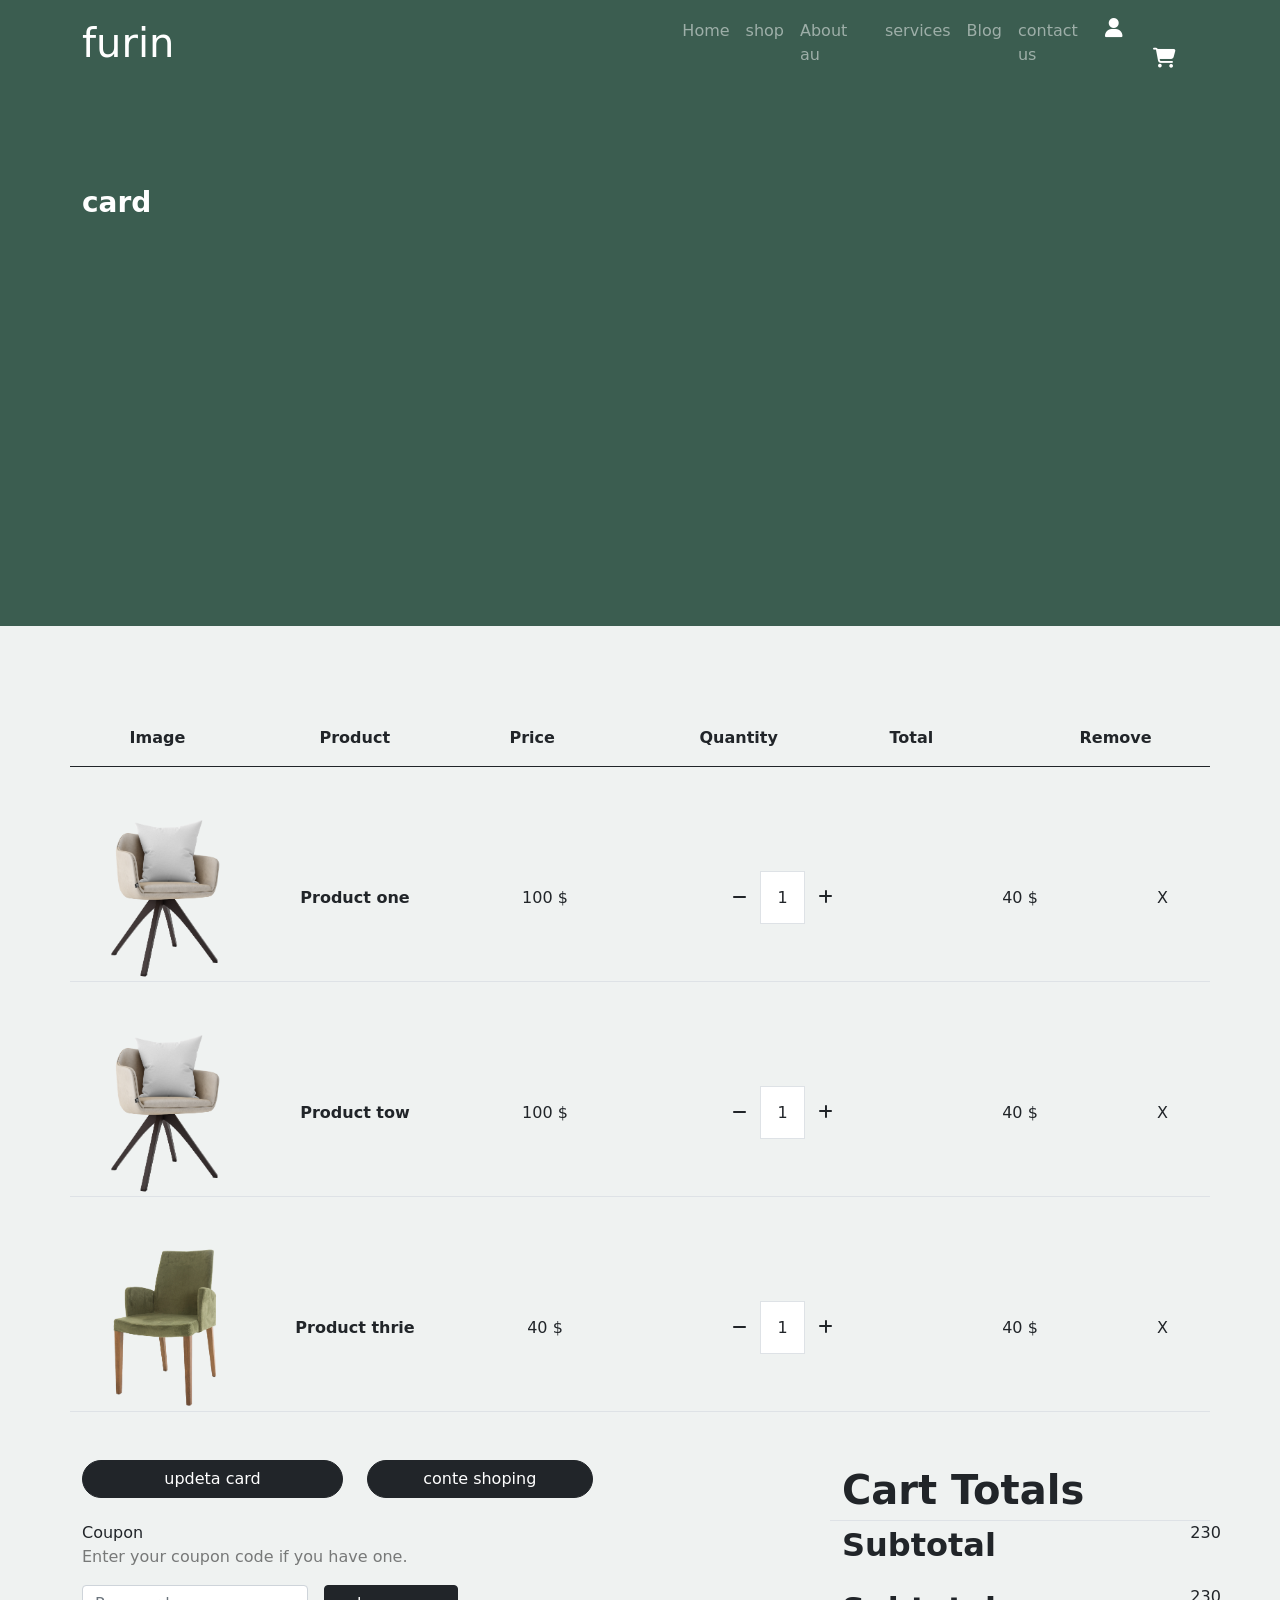
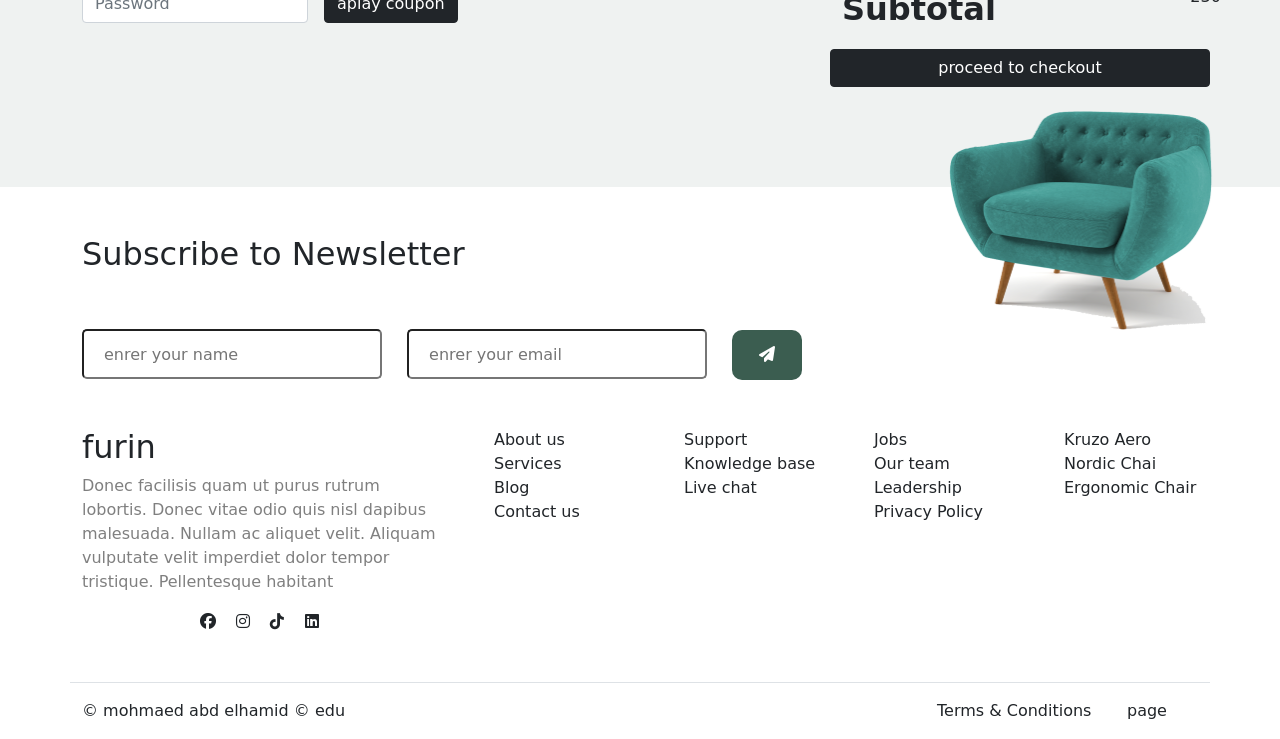
<file: card.html>
<!DOCTYPE html>
<html lang="en">

<head>
    <meta charset="UTF-8">
    <meta name="viewport" content="width=device-width, initial-scale=1.0">
    <title>cards</title>
    <link rel="stylesheet" href="css/all.min.css">
    <link rel="stylesheet" href="css/bootstrap.min.css">
    <link rel="stylesheet" href="css/style.css">
    <link rel="icon" href="img/favicon.png">

</head>

<body>
    <section class="home w-100 h-100 ">
        <!-- الناف بار  -->
        <nav class="navbar navbar-expand-lg navbar-light">
            <div class="container ">
                <!-- عنوان الموقع  -->
                <a class="n-site navbar-brand  text-white " href="index.html" id="furin">furin</a>

                <button class="navbar-toggler" type="button" data-bs-toggle="collapse"
                    data-bs-target="#navbarSupportedContent" aria-controls="navbarSupportedContent"
                    aria-expanded="false" aria-label="Toggle navigation">
                    <span class="navbar-toggler-icon"></span>
                </button>

                <div class="collapse navbar-collapse " id="navbarSupportedContent">
                    <!-- قائمة الناف بار  -->
                    <ul class="navbar-nav me-auto mb-2 mb-lg-0 ">
                        <li class="nav-item  ">
                            <a class="home nav-link   text-white" href="index.html">Home</a>
                        </li>
                        <li class="nav-item">
                            <a class="nav-link text-white " href="shop.html">shop</a>
                        </li>
                        <li class="nav-item">
                            <a class="nav-link text-white" href="about.html">About au</a>
                        </li>
                        <li class="nav-item">
                            <a class="nav-link text-white" href="services.html">services</a>
                        </li>
                        <li class="nav-item">
                            <a class="nav-link text-white" href="Blog.html">Blog</a>
                        </li>
                        <li class="nav-item">
                            <a class="nav-link text-white" href="contact.html">contact us</a>
                        </li>
                    </ul>
                    <!-- ايونة الناف بار  -->
                    <div class="icon">
                        <a href="#" class="text-white fs-5"><i class="fa-solid fa-user"></i></a>
                        <a href="card.html" class="text-white fs-5 ms-5"><i class="fa-solid fa-cart-shopping"></i></a>
                    </div>
                </div>
            </div>
        </nav>
        <div class="home-cont container" style="height: 60vh;">
            <div class="row">
                <div class="text-white col-lg-4 col-md-12 col-sb-12 cc">
                    <h1 class="fs-3 fw-bolder ">card</h1>
                </div>

            </div>
        </div>
    </section>

    <section class="sec-product">
        <div class="container">
            <div class="row border-bottom border-dark mb-5  justify-content-center">
                <div class="col-2 fw-bolder">
                    <p>Image</p>
                </div>
                <div class="col-2 fw-bolder">
                    <p>Product </p>
                </div>
                <div class="col-2 fw-bolder">
                    <p>Price</p>
                </div>
                <div class="col-2 fw-bolder">
                    <p>Quantity</p>
                </div>
                <div class="col-2 fw-bolder">
                    <p>Total</p>
                </div>
                <div class="col-1 fw-bolder">
                    <p>Remove</p>
                </div>
            </div>
            <div class="row text-center border-bottom border-dark-50 mb-5 justify-content-center align-items-center">
                <div class="col-2"> <img src="img/product-1.png" alt="" class="w-100"> </div>
                <div class="col-2 fw-bolder">Product one</div>
                <div class="col-2">100 &dollar;</div>
                <div class="col-3">
                   <a href="#" class="text-dark text-decoration-none"> <i class="fa-solid fa-minus"></i></a>
                    <span class="bg-white p-3 mx-2 border border-dark-50">1</span>
                    <a href="#"class="text-dark text-decoration-none" ><i class="fa-solid fa-plus"></i></a>
                </div>
                <div class="col-2">40 &dollar;</div>
                <div class="col-1"><a href="#furin" class="text-dark text-decoration-none">X</a></div>

            </div>
            <div class="row  border-bottom border-dark-50 mb-5 justify-content-center text-center  align-items-center ">
                <div class="col-2"> <img src="img/product-1.png" alt="" class="w-100"> </div>
                <div class="col-2 fw-bolder">Product tow</div>
                <div class="col-2">100 &dollar;</div>
                <div class="col-3">
                   <a href="#" class="text-dark text-decoration-none"> <i class="fa-solid fa-minus"></i></a>
                    <span class="bg-white p-3 mx-2 border border-dark-50">1</span>
                    <a href="#"class="text-dark text-decoration-none" ><i class="fa-solid fa-plus"></i></a>
                </div>
                <div class="col-2">40 &dollar;</div>
                <div class="col-1"><a href="#furin" class="text-dark text-decoration-none">X</a></div>

            </div>
            <div class="row  border-bottom border-dark-50 mb-5 justify-content-center text-center  align-items-center">
                <div class="col-2"> <img src="img/product-3.png" alt="" class="w-100"> </div>
                <div class="col-2 fw-bolder">Product thrie</div>
                <div class="col-2">40 &dollar;</div>
                <div class="col-3">
                   <a href="#" class="text-dark text-decoration-none"> <i class="fa-solid fa-minus"></i></a>
                    <span class="bg-white p-3 mx-2 border border-dark-50">1</span>
                    <a href="#"class="text-dark text-decoration-none" ><i class="fa-solid fa-plus"></i></a>
                </div>
                <div class="col-2">40 &dollar;</div>
                <div class="col-1"><a href="#furin" class="text-dark text-decoration-none">X</a></div>

            </div>
            <div class="row">
                <div class="col-3"><button class="btn btn-dark rounded-pill w-100">updeta card</button></div>
                <div class="col-5"><button class="btn btn-dark rounded-pill w-50"> conte shoping</button></div>
                <div class="col-4 fs-1  fw-bolder border-bottom  border-dark-50">Cart Totals </div>
            </div>
            <div class="row">
                <div class="col-8">Coupon

                    <form class="row g-3 align-items-center align-content-center">

                        <label for="inputPassword2" class="text-black-50">Enter your coupon code if you have one.
                        </label>
                        <div class="col-auto">
                            <input type="password" class="form-control" id="inputPassword2" placeholder="Password">
                        </div>
                        <div class="col-auto">
                            <button type="submit" class="btn btn-dark">aplay coupon</button>
                        </div>
                    </form>
                </div>
                <div class="col-4">
                    <div class="row justify-content-between">
                        <p class="col-3 fw-bolder fs-2">Subtotal</p>
                        <p class="col-1">230 </p>
                    </div>
                    <div class="row justify-content-between">
                        <p class="col-3 fw-bolder fs-2">Subtotal</p>
                        <p class="col-1">230 </p>
                        <button type="submit" class="btn btn-dark">proceed to checkout</button>

                    </div>
                </div>
            </div>
        </div>
    </section>







    <footer style="margin-top:100px ;">
        <div class="container">
            <div class="row justify-content-between">
                <h2 class="col-9 py-5">Subscribe to Newsletter</h2>
                <div class="col-3 img-fo"><img src="img/img-footer.png" alt="" class="w-100"></div>
            </div>
            <form>
                <input type="text" placeholder="enrer your name">
                <input type="email" placeholder="enrer your email">
                <button class="  "><i class="fa-solid fa-paper-plane bg-Success"></i></button>
            </form>
            <div class="row mt-5">
                <div class="col-lg-4 col-12 ">
                    <h2>furin</h2>
                    <p class="text-black-50"> Donec facilisis quam ut purus rutrum lobortis. Donec vitae odio quis nisl
                        dapibus malesuada. Nullam ac
                        aliquet velit. Aliquam vulputate velit imperdiet dolor tempor tristique. Pellentesque habitant
                    </p>
                    <div class="text-center">
                        <i class="fa-brands fa-facebook col-1"></i>
                        <i class="fa-brands fa-instagram col-1"></i>
                        <i class="fa-brands fa-tiktok col-1"></i>
                        <i class="fa-brands fa-linkedin col-1"></i>
                    </div>
                </div>
                <div class="col-lg-2 col-6">
                    <ul>
                        <li><a href="#furin" class="text-dark text-decoration-none">About us</a></li>
                        <li><a href="#furin" class="text-dark text-decoration-none">Services</a></li>
                        <li><a href="#furin" class="text-dark text-decoration-none"></a>Blog</li>
                        <li><a href="#furin" class="text-dark text-decoration-none">Contact us</a></li>
                    </ul>
                </div>
                <div class="col-lg-2 col-6">
                    <ul>
                        <li><a href=" #furin" class="text-dark text-decoration-none">Support</a></li>
                        <li><a href="#furin" class="text-dark text-decoration-none">Knowledge base</a></li>
                        <li><a href="#furin" class="text-dark text-decoration-none">Live chat</a></li>
                    </ul>
                </div>
                <div class="col-lg-2 col-6">
                    <ul>
                        <li><a href="#furin" class="text-dark text-decoration-none">Jobs</a></li>
                        <li><a href="#furin" class="text-dark text-decoration-none">Our team</a></li>
                        <li><a href="#furin" class="text-dark text-decoration-none">Leadership</a></li>
                        <li><a href="" class="text-dark text-decoration-none">Privacy Policy</a></li>
                    </ul>
                </div>
                <div class="col-lg-2 col-6">
                    <ul>
                        <li><a href="#furin" class="text-dark text-decoration-none">Kruzo Aero</a></li>
                        <li><a href="#furin" class="text-dark text-decoration-none">Nordic Chai</a></li>
                        <li><a href="#furin" class="text-dark text-decoration-none">Ergonomic Chair</a></li>
                    </ul>
                </div>
            </div>
            <div class="row justify-content-between border-top mt-5 pt-3">
                <p class="col-9"> &copy; mohmaed abd elhamid &copy; edu </p>
                <p class="col-2"><a href="#furin" class="text-dark text-decoration-none">Terms & Conditions</a></p>
                <p class="col-1"><a href="#furin" class="text-dark text-decoration-none">page</a></p>
            </div>





        </div>
    </footer>
    <script src="js/bootstrap.bundle.min.js"></script>
</body>

</html>
</file>
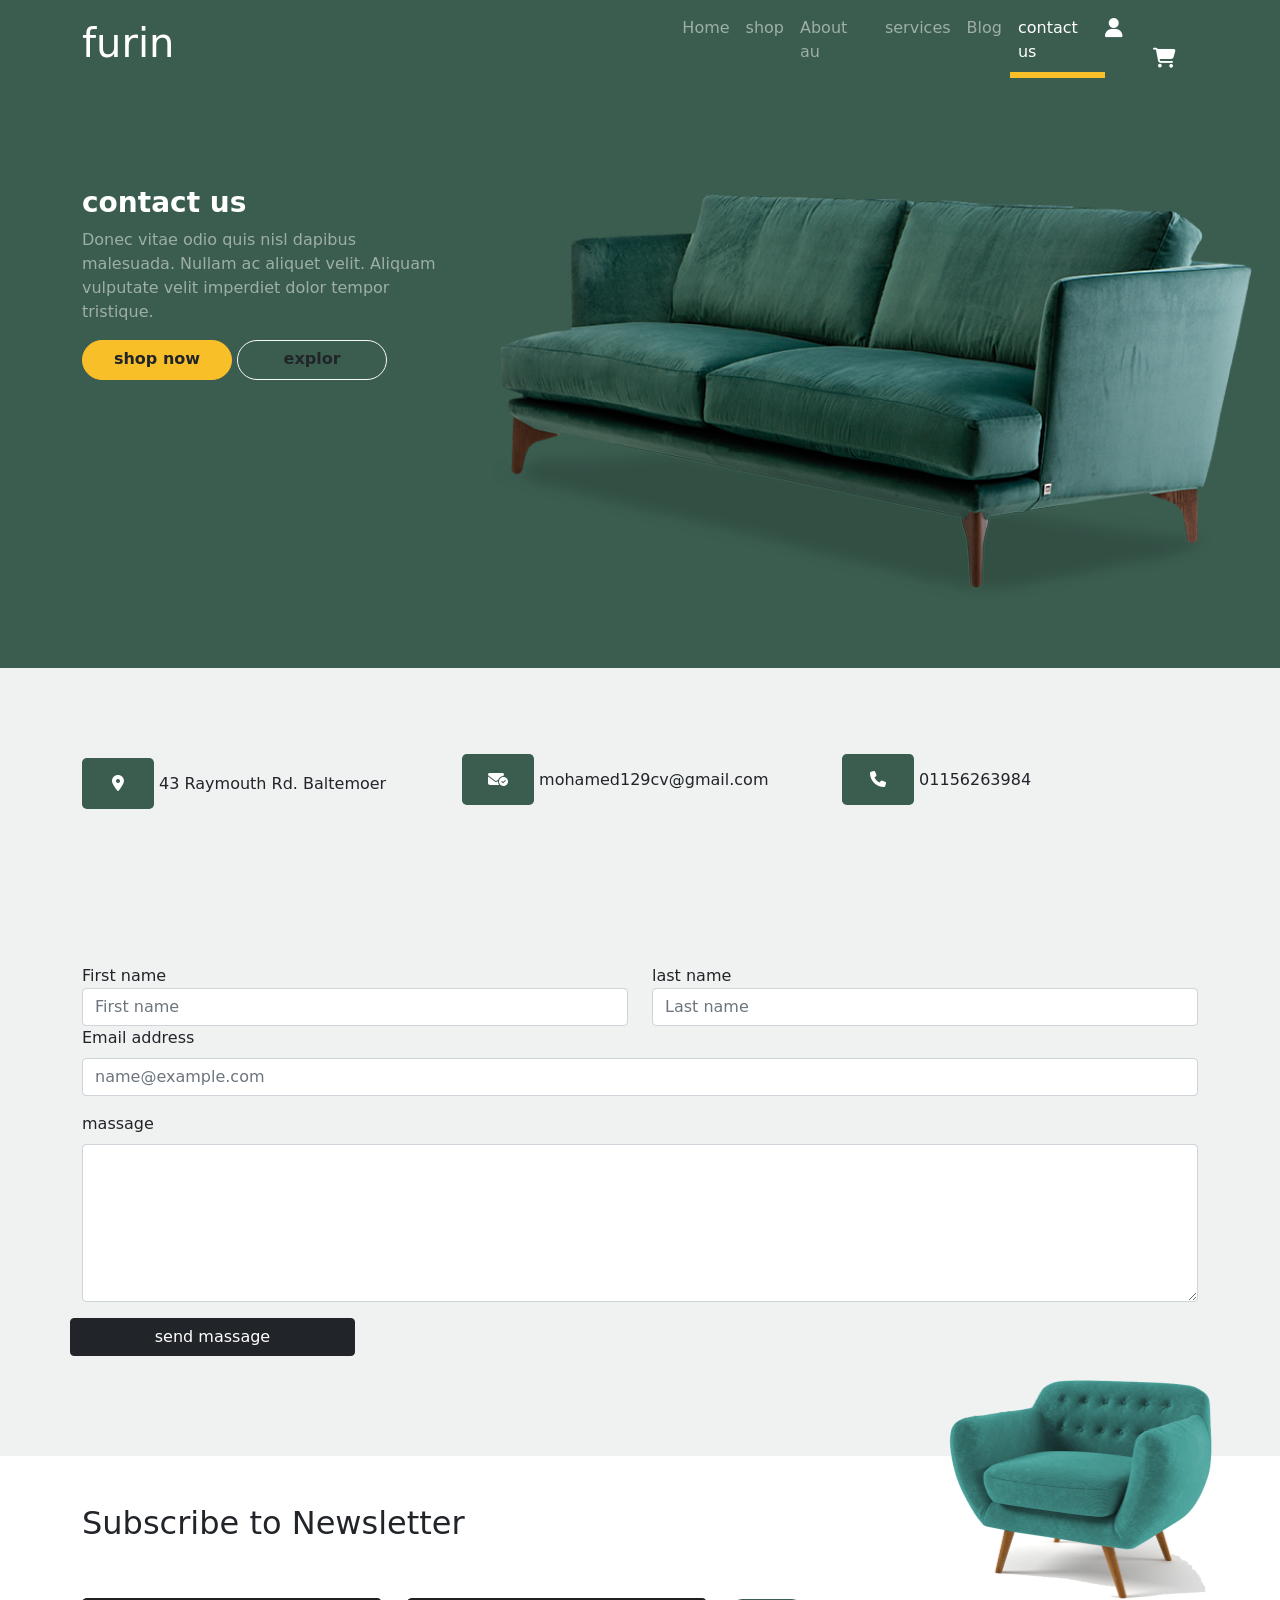
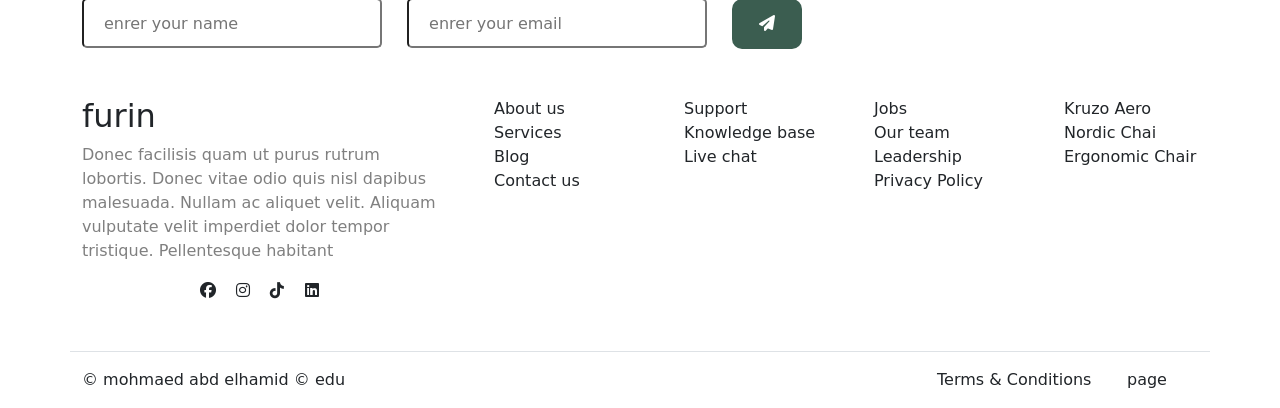
<file: contact.html>
<!DOCTYPE html>
<html lang="en">

<head>
    <meta charset="UTF-8">
    <meta name="viewport" content="width=device-width, initial-scale=1.0">
    <title>contact us</title>
    <link rel="stylesheet" href="css/all.min.css">
    <link rel="stylesheet" href="css/bootstrap.min.css">
    <link rel="stylesheet" href="css/style.css">
    <link rel="icon" href="img/favicon.png">
</head>

<body>
    <!-- الشاشة الرئيسية  -->
    <section class="home w-100 h-100 ">
        <!-- الناف بار  -->
        <nav class="navbar navbar-expand-lg navbar-light">
            <div class="container ">
                <!-- عنوان الموقع  -->
                <a class="n-site navbar-brand  text-white " href="index.html" id="furin">furin</a>

                <button class="navbar-toggler" type="button" data-bs-toggle="collapse"
                    data-bs-target="#navbarSupportedContent" aria-controls="navbarSupportedContent"
                    aria-expanded="false" aria-label="Toggle navigation">
                    <span class="navbar-toggler-icon"></span>
                </button>

                <div class="collapse navbar-collapse " id="navbarSupportedContent">
                    <!-- قائمة الناف بار  -->
                    <ul class="navbar-nav me-auto mb-2 mb-lg-0 ">
                        <li class="nav-item  ">
                            <a class="home nav-link   text-white"  href="index.html">Home</a>
                        </li>
                        <li class="nav-item">
                            <a class="nav-link text-white " href="shop.html">shop</a>
                        </li>
                        <li class="nav-item">
                            <a class="nav-link text-white" href="about.html">About au</a>
                        </li>
                        <li class="nav-item">
                            <a class="nav-link text-white" href="services.html">services</a>
                        </li>
                        <li class="nav-item">
                            <a class="nav-link text-white" href="Blog.html">Blog</a>
                        </li>
                        <li class="nav-item">
                            <a class="nav-link text-white active" aria-current="page" href="contact.html">contact us</a>
                        </li>
                    </ul>
                    <!-- ايونة الناف بار  -->
                    <div class="icon">
                        <a href="#" class="text-white fs-5"><i class="fa-solid fa-user"></i></a>
                        <a href="card.html" class="text-white fs-5 ms-5"><i class="fa-solid fa-cart-shopping"></i></a>
                    </div>
                </div>
            </div>
        </nav>
        <div class="home-cont container">
            <div class="row">
                <div class="text-white col-lg-4 col-md-12 col-sb-12 cc">
                    <h1 class="fs-3 fw-bolder ">contact us</h1>
                    <p class="text-white-50 lh-3">Donec vitae odio quis nisl dapibus malesuada. Nullam ac aliquet velit.
                        Aliquam
                        vulputate velit imperdiet
                        dolor tempor tristique.
                    </p>
                    <div class="btn rounded-pill fw-bolder btn1">shop now</div>
                    <div class="btn  btn-outline-light rounded-pill fw-bolder btn2 "><a href="#"
                            class="text-decoration-none text-body">explor</a></div>
                </div>
                <div class="col-2  ">
                    <img src="img/BG-Home.png" alt="">
                </div>
            </div>
        </div>
    </section>
    <div class="container"style="margin-top:100px ">
        <div class="row icon_cont">
            <div class="col-12 col-lg-4 col-md-6 col-sm-12 mb-5 ">
                <p class=" ">
                    <span class="rounded-3 p-3 lh-lg "><i class="fa-solid fa-location-dot"></i></span>
                    43 Raymouth Rd. Baltemoer
                </p>

            </div>
            <div class="col-12 col-lg-4 col-md-6 col-sm-12 mb-5">
                <p>

                    <span class="rounded-3 p-3"><i class="fa-solid fa-envelope-circle-check"></i></span>
                    mohamed129cv@gmail.com
                </p>
            </div>
            <div class="col-12 col-lg-4 col-md-6 col-sm-12 mb-5">
                <p>

                    <span class="rounded-3 p-3"><i class="fa-solid fa-phone"></i></span>
                    01156263984
                </p>
            </div>
        </div>
        <div class="row" style="margin-top: 100px;">
            <div class="col">
                <label for="fname">First name</label>
                <input type="text" class="form-control" placeholder="First name" id="fname" class="rounded-3"
                    aria-label="First name">
            </div>
            <div class="col">
                <label for="lname">last name</label>
                <input type="text" class="form-control" placeholder="Last name" id="lname" class="rounded-3"
                    aria-label="Last name">
            </div>
        </div>

        <form class="row justify-content-between">
            <div class="mb-3">
                <label for="exampleFormControlInput1" class="form-label">Email address</label>
                <input type="email" class="form-control" id="exampleFormControlInput1" class="rounded-3"
                    placeholder="name@example.com">
            </div>
            <div class="mb-3">
                <label for="exampleFormControlTextarea1" class="form-label">massage</label>
                <textarea class="form-control" id="exampleFormControlTextarea1" rows="6" class="rounded-3"></textarea>
            </div>
            <button class="btn btn-dark w-25">send massage</button>
        </form>
    </div>



    <footer style="margin-top: 100px;">
        <div class="container">
            <div class="row justify-content-between">
                <h2 class="col-9 py-5">Subscribe to Newsletter</h2>
                <div class="col-3 img-fo"><img src="img/img-footer.png" alt="" class="w-100"></div>
            </div>
            <form>
                <input type="text" placeholder="enrer your name">
                <input type="email" placeholder="enrer your email">
                <button class="  "><i class="fa-solid fa-paper-plane bg-Success"></i></button>
            </form>
            <div class="row mt-5">
                <div class="col-lg-4 col-12 ">
                    <h2>furin</h2>
                    <p class="text-black-50"> Donec facilisis quam ut purus rutrum lobortis. Donec vitae odio quis nisl
                        dapibus malesuada. Nullam ac
                        aliquet velit. Aliquam vulputate velit imperdiet dolor tempor tristique. Pellentesque habitant
                    </p>
                    <div class="text-center">
                        <i class="fa-brands fa-facebook col-1"></i>
                        <i class="fa-brands fa-instagram col-1"></i>
                        <i class="fa-brands fa-tiktok col-1"></i>
                        <i class="fa-brands fa-linkedin col-1"></i>
                    </div>
                </div>
                <div class="col-lg-2 col-6">
                    <ul>
                        <li><a href="#furin" class="text-dark text-decoration-none">About us</a></li>
                        <li><a href="#furin" class="text-dark text-decoration-none">Services</a></li>
                        <li><a href="#furin" class="text-dark text-decoration-none"></a>Blog</li>
                        <li><a href="#furin" class="text-dark text-decoration-none">Contact us</a></li>
                    </ul>
                </div>
                <div class="col-lg-2 col-6">
                    <ul>
                        <li><a href=" #furin" class="text-dark text-decoration-none">Support</a></li>
                        <li><a href="#furin" class="text-dark text-decoration-none">Knowledge base</a></li>
                        <li><a href="#furin" class="text-dark text-decoration-none">Live chat</a></li>
                    </ul>
                </div>
                <div class="col-lg-2 col-6">
                    <ul>
                        <li><a href="#furin" class="text-dark text-decoration-none">Jobs</a></li>
                        <li><a href="#furin" class="text-dark text-decoration-none">Our team</a></li>
                        <li><a href="#furin" class="text-dark text-decoration-none">Leadership</a></li>
                        <li><a href="" class="text-dark text-decoration-none">Privacy Policy</a></li>
                    </ul>
                </div>
                <div class="col-lg-2 col-6">
                    <ul>
                        <li><a href="#furin" class="text-dark text-decoration-none">Kruzo Aero</a></li>
                        <li><a href="#furin" class="text-dark text-decoration-none">Nordic Chai</a></li>
                        <li><a href="#furin" class="text-dark text-decoration-none">Ergonomic Chair</a></li>
                    </ul>
                </div>
            </div>
            <div class="row justify-content-between border-top mt-5 pt-3">
                <p class="col-9"> &copy; mohmaed abd elhamid &copy; edu </p>
                <p class="col-2"><a href="#furin" class="text-dark text-decoration-none">Terms & Conditions</a></p>
                <p class="col-1"><a href="#furin" class="text-dark text-decoration-none">page</a></p>
            </div>





        </div>
    </footer>
    <script src="js/bootstrap.bundle.min.js"></script>
</body>

</html>
</file>
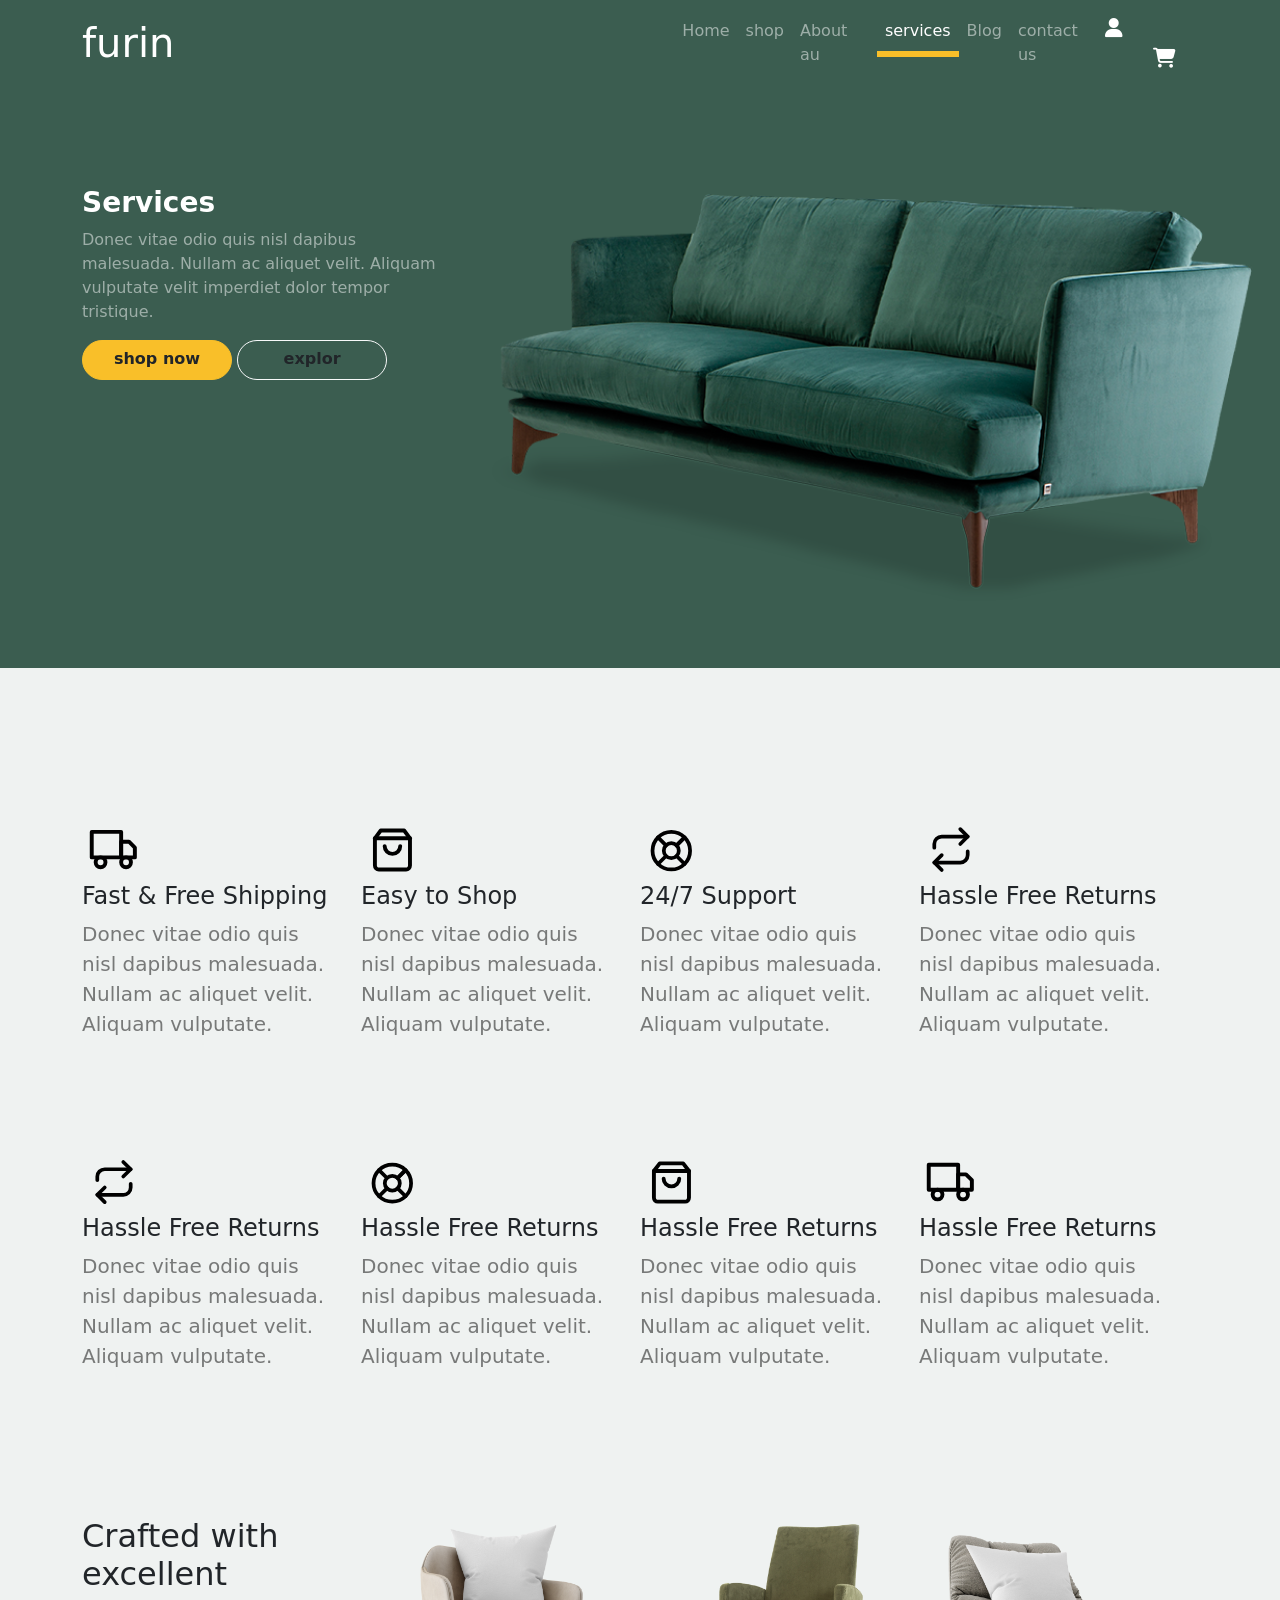
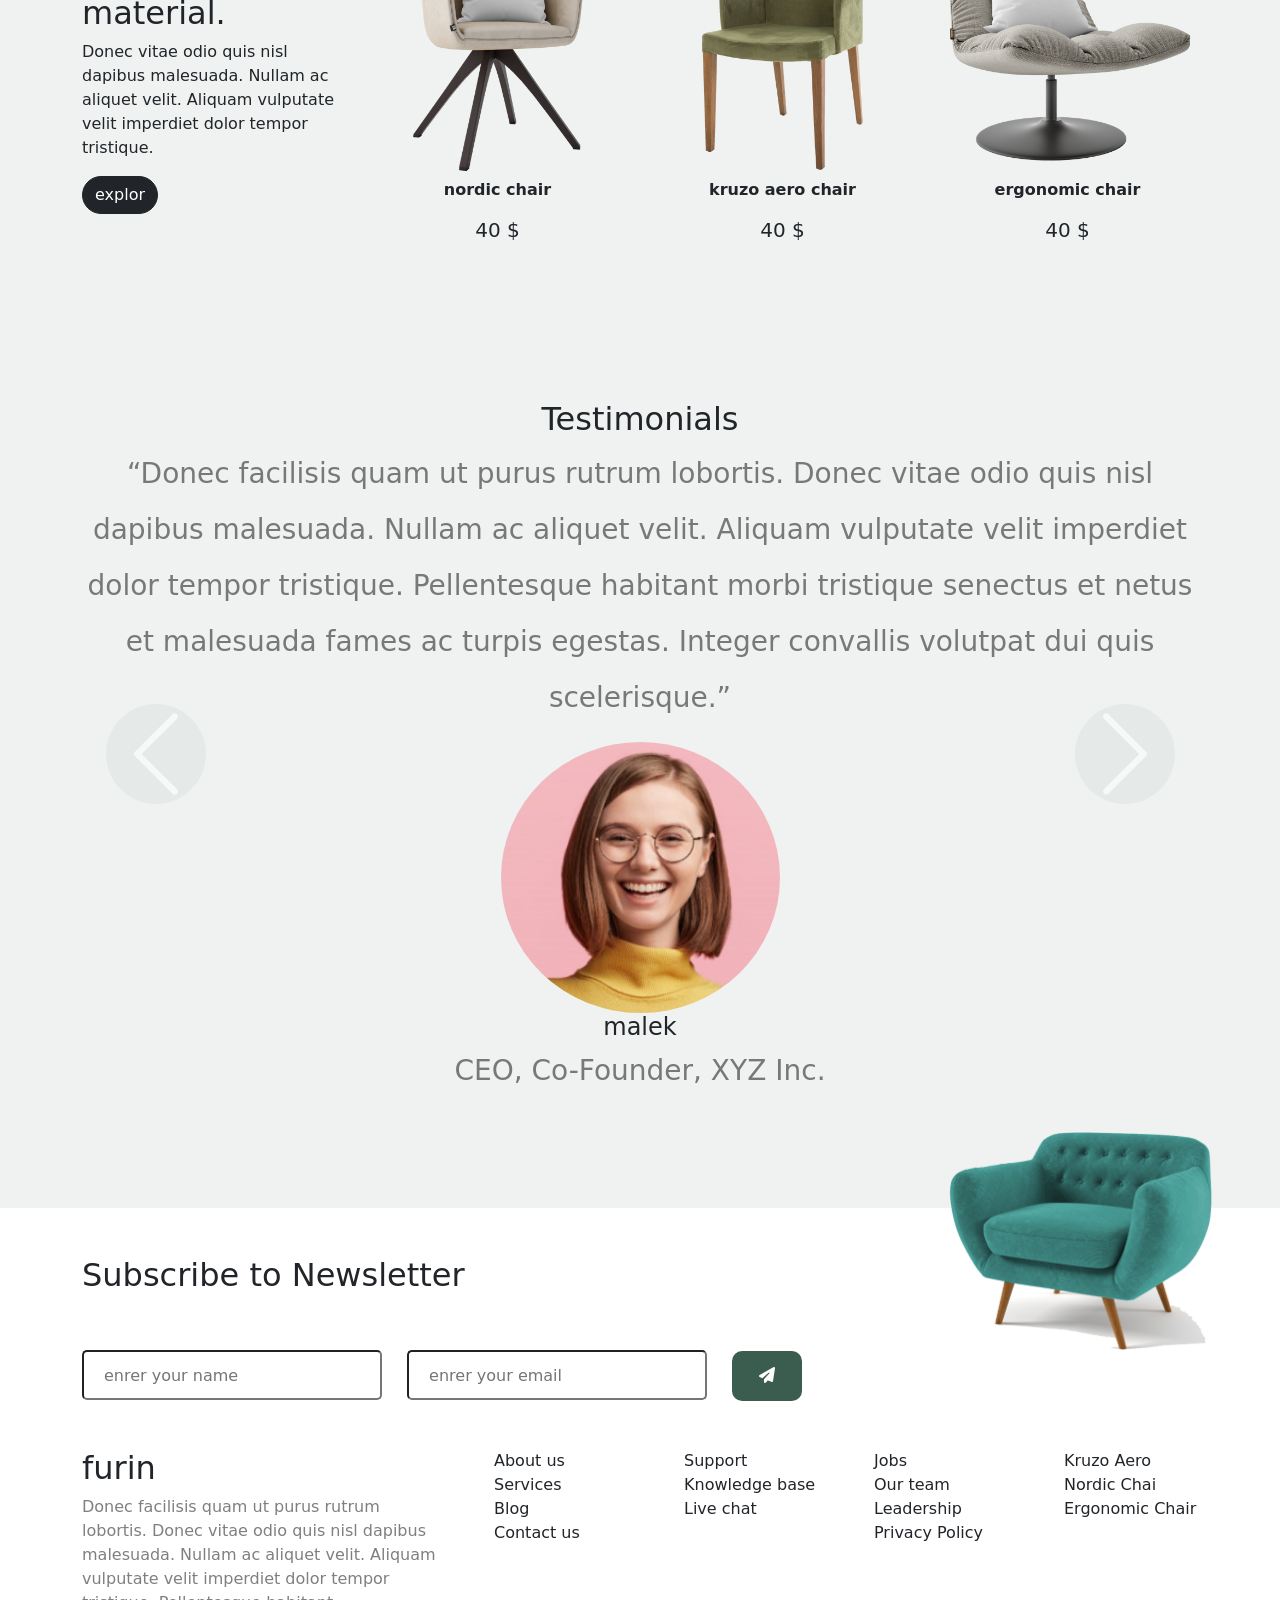
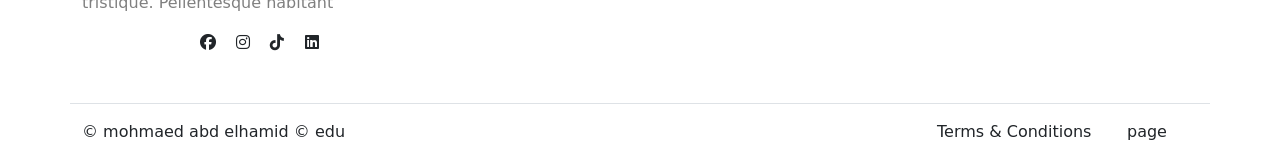
<file: services.html>
<!DOCTYPE html>
<html lang="en">

<head>
  <meta charset="UTF-8">
  <meta name="viewport" content="width=device-width, initial-scale=1.0">
  <title>services</title>
  <link rel="stylesheet" href="css/all.min.css">
  <link rel="stylesheet" href="css/bootstrap.min.css">
  <link rel="stylesheet" href="css/style.css">
  <link rel="icon" href="img/favicon.png">
</head>

<body>
  <!-- الشاشة الرئيسية  -->
  <section class="home w-100 h-100 ">
    <!-- الناف بار  -->
    <nav class="navbar navbar-expand-lg navbar-light">
      <div class="container ">
        <!-- عنوان الموقع  -->
        <a class="n-site navbar-brand  text-white " href="index.html" id="furin">furin</a>

        <button class="navbar-toggler" type="button" data-bs-toggle="collapse" data-bs-target="#navbarSupportedContent"
          aria-controls="navbarSupportedContent" aria-expanded="false" aria-label="Toggle navigation">
          <span class="navbar-toggler-icon"></span>
        </button>

        <div class="collapse navbar-collapse " id="navbarSupportedContent">
          <!-- قائمة الناف بار  -->
          <ul class="navbar-nav me-auto mb-2 mb-lg-0 ">
            <li class="nav-item  ">
              <a class="home nav-link   text-white"  href="index.html">Home</a>
            </li>
            <li class="nav-item">
              <a class="nav-link text-white " href="shop.html">shop</a>
            </li>
            <li class="nav-item">
              <a class="nav-link text-white" href="about.html">About au</a>
            </li>
            <li class="nav-item">
              <a class="nav-link text-white active" aria-current="page" href="services.html">services</a>
            </li>
            <li class="nav-item">
              <a class="nav-link text-white" href="Blog.html">Blog</a>
            </li>
            <li class="nav-item">
              <a class="nav-link text-white" href="contact.html">contact us</a>
            </li>
          </ul>
          <!-- ايونة الناف بار  -->
          <div class="icon">
            <a href="#" class="text-white fs-5"><i class="fa-solid fa-user"></i></a>
            <a href="card.html" class="text-white fs-5 ms-5"><i class="fa-solid fa-cart-shopping"></i></a>
          </div>
        </div>
      </div>
    </nav>
    <div class="home-cont container">
      <div class="row">
        <div class="text-white col-lg-4 col-md-12 col-sb-12 cc">
          <h1 class="fs-3 fw-bolder ">Services
          </h1>
          <p class="text-white-50 lh-3">Donec vitae odio quis nisl dapibus malesuada. Nullam ac aliquet velit. Aliquam
            vulputate velit imperdiet
            dolor tempor tristique.
          </p>
          <div class="btn rounded-pill fw-bolder btn1">shop now</div>
          <div class="btn  btn-outline-light rounded-pill fw-bolder btn2 "><a href="#"
              class="text-decoration-none text-body">explor</a></div>
        </div>
        <div class="col-2  ">
          <img src="img/BG-Home.png" alt="">
        </div>
      </div>
    </div>
  </section>
  <section class="sec-product">
    <div class="container">
      <div class="row sec3  lh-3 fs-5 justify-content-between">
        <!-- محتوي الشاشة الثالثة  -->

        <div class="row ">
          <!-- العنصر الاول  -->
          <div class="col-12 col-lg-3 col-md-4 col-sm-6  mb-5">
            <img src="img/why-choose-icon-1.svg" alt="" class="w-25">
            <h4>Fast & Free Shipping</h4>
            <p class="text-black-50">Donec vitae odio quis nisl dapibus malesuada. Nullam ac aliquet velit. Aliquam
              vulputate.
            </p>
          </div>
          <!-- العنصر الثاني  -->

          <div class="col-12 col-lg-3 col-md-4 col-sm-6  mb-5">
            <img src="img/why-choose-icon-2.svg" alt="" class="w-25">
            <h4>Easy to Shop
            </h4>
            <p class="text-black-50">
              Donec vitae odio quis nisl dapibus malesuada. Nullam ac aliquet velit. Aliquam vulputate.


            </p>
          </div>
          <!-- العنصر الثالث  -->

          <div class="col-12 col-lg-3 col-md-4 col-sm-6 mb-5">
            <img src="img/why-choose-icon-3.svg" alt="" class="w-25">
            <h4>24/7 Support
            </h4>
            <p class="text-black-50">Donec vitae odio quis nisl dapibus malesuada. Nullam ac aliquet velit. Aliquam
              vulputate.

            </p>
          </div>
          <!-- العنصر الرابع  -->

          <div class="col-12 col-lg-3 col-md-4 col-sm-6 mb-5 ">
            <img src="img/why-choose-icon-4.svg" alt="" class="w-25">
            <h4>Hassle Free Returns
            </h4>
            <p class="text-black-50">Donec vitae odio quis nisl dapibus malesuada. Nullam ac aliquet velit. Aliquam
              vulputate.

            </p>
          </div>
          <!-- العنصر الخامس  -->
          <div class="col-12 col-lg-3 col-md-4 col-sm-6 mt-5 ">
            <img src="img/why-choose-icon-4.svg" alt="" class="w-25">
            <h4>Hassle Free Returns
            </h4>
            <p class="text-black-50">Donec vitae odio quis nisl dapibus malesuada. Nullam ac aliquet velit. Aliquam
              vulputate.

            </p>
          </div>
          <!-- العنصر السادس  -->
          <div class="col-12 col-lg-3 col-md-4 col-sm-6  mt-5">
            <img src="img/why-choose-icon-3.svg" alt="" class="w-25">
            <h4>Hassle Free Returns
            </h4>
            <p class="text-black-50">Donec vitae odio quis nisl dapibus malesuada. Nullam ac aliquet velit. Aliquam
              vulputate.

            </p>
          </div>
          <!-- العنصر السابع  -->
          <div class="col-12 col-lg-3 col-md-4 col-sm-6 mt-5 ">
            <img src="img/why-choose-icon-2.svg" alt="" class="w-25">
            <h4>Hassle Free Returns
            </h4>
            <p class="text-black-50">Donec vitae odio quis nisl dapibus malesuada. Nullam ac aliquet velit. Aliquam
              vulputate.

            </p>
          </div>
          <!-- العنصر الثامن  -->
          <div class="col-12 col-lg-3 col-md-4 col-sm-6  mt-5">
            <img src="img/why-choose-icon-1.svg" alt="" class="w-25">
            <h4>Hassle Free Returns
            </h4>
            <p class="text-black-50">Donec vitae odio quis nisl dapibus malesuada. Nullam ac aliquet velit. Aliquam
              vulputate.

            </p>
          </div>
        </div>
      </div>

      <!-- الشاشة الثانية  -->
      <div class="row" style="margin-top: 130px;">
        <div class="col-lg-3">
          <h2>Crafted with excellent material.
          </h2>
          <p>Donec vitae odio quis nisl dapibus malesuada. Nullam ac aliquet velit. Aliquam vulputate velit imperdiet
            dolor tempor tristique.</p>
          <div class="btn btn-dark rounded-pill"> explor</div>
        </div>

        <div class="col-lg-3 col-md-12 text-center product">
          <div class="">
             <a href="card.html" class="text-dark text-decoration-none">
            <img src="img/product-1.png" alt="" class="w-100">
            <p class="fw-bolder">nordic chair</p>
            <h5>40 &dollar;</h5>
          </div>
          <div class="lr">
            <i class="fa-solid fa-circle-plus"></i>

          </div>
          </a>
        </div>
        <div class="col-lg-3 col-md-12 text-center product">
          <div class="">
             <a href="card.html" class="text-dark text-decoration-none">
            <img src="img/product-3.png" alt="" class="w-100">
            <p class="fw-bolder">kruzo aero chair</p>
            <h5>40 &dollar;</h5>
          </div>
          <div class="lr">
            <i class="fa-solid fa-circle-plus"></i>

          </div>
          </a>
        </div>
        <div class="col-lg-3 col-md-12 text-center product">
          <div class="">
             <a href="card.html" class="text-dark text-decoration-none">
            <img src="img/product-2.png" alt="" class="w-100">
            <p class="fw-bolder">ergonomic chair</p>
            <h5>40 &dollar;</h5>
          </div>
          <div class="lr">
            <i class="fa-solid fa-circle-plus "></i>
          </div>
        </div>
        </a>
      </div>
      <div class="row justify-content-center sce6">
        <div id="carouselExampleIndicators" class="carousel slide  text-center " data-bs-ride="carousel">

          <h2>Testimonials</h2>
          <div class="carousel-inner">
            <!-- الشريحة الاولي  -->
            <div class="carousel-item active ">
              <div class="text-center">
                <p class="text-black-50 lh-lg fs-3">“Donec facilisis quam ut purus rutrum lobortis. Donec vitae odio
                  quis
                  nisl dapibus malesuada. Nullam ac aliquet velit. Aliquam vulputate velit imperdiet dolor tempor
                  tristique. Pellentesque habitant morbi tristique senectus et netus et malesuada fames ac turpis
                  egestas. Integer convallis volutpat dui quis scelerisque.”
                </p>
              </div>
              <img src="img/person-1.png" class=" w-25 rounded-circle" alt="...">
              <h4>malek</h4>
              <p class="text-black-50 fs-3"> CEO, Co-Founder, XYZ Inc.</p>
            </div>
            <!-- الشريحة الثالنية  -->
            <div class="carousel-item  ">
              <div class="text-center">
                <p class="text-black-50 lh-lg fs-3">“Donec facilisis quam ut purus rutrum lobortis. Donec vitae odio
                  quis
                  nisl dapibus malesuada. Nullam ac aliquet velit. Aliquam vulputate velit imperdiet dolor tempor
                  tristique. Pellentesque habitant morbi tristique senectus et netus et malesuada fames ac turpis
                  egestas. Integer convallis volutpat dui quis scelerisque.”
                </p>
              </div>
              <img src="img/person-2.jpg" class=" w-25 rounded-circle" alt="...">
              <h4>malek</h4>
              <p class="text-black-50 fs-3"> CEO, Co-Founder, XYZ Inc.</p>
            </div>
            <!-- الشريحة الثالثة  -->
            <div class="carousel-item  ">
              <div class="text-center">
                <p class="text-black-50 lh-lg fs-3">“Donec facilisis quam ut purus rutrum lobortis. Donec vitae odio
                  quis
                  nisl dapibus malesuada. Nullam ac aliquet velit. Aliquam vulputate velit imperdiet dolor tempor
                  tristique. Pellentesque habitant morbi tristique senectus et netus et malesuada fames ac turpis
                  egestas. Integer convallis volutpat dui quis scelerisque.”
                </p>
              </div>
              <img src="img/person-3.jpg" class=" w-25 rounded-circle" alt="...">
              <h4>malek</h4>
              <p class="text-black-50 fs-3"> CEO, Co-Founder, XYZ Inc.</p>
            </div>

          </div>

          <button class="carousel-control-prev" type="button" data-bs-target="#carouselExampleIndicators"
            data-bs-slide="prev">
            <span class="carousel-control-prev-icon control   rounded-circle" aria-hidden="true"></span>
            <span class="visually-hidden">Previous</span>
          </button>
          <button class="carousel-control-next " type="button" data-bs-target="#carouselExampleIndicators"
            data-bs-slide="next">
            <span class="carousel-control-next-icon control  rounded-circle" aria-hidden="true"></span>
            <span class="visually-hidden ">Next</span>
          </button>
        </div>
      </div>
    </div>
    <footer>
      <div class="container">
        <div class="row justify-content-between">
          <h2 class="col-9 py-5">Subscribe to Newsletter</h2>
          <div class="col-3 img-fo"><img src="img/img-footer.png" alt="" class="w-100"></div>
        </div>
        <form >
          <input type="text" placeholder="enrer your name">
          <input type="email" placeholder="enrer your email">
          <button class="  "><i class="fa-solid fa-paper-plane bg-Success"></i></button>
        </form> 
        <div class="row mt-5">
          <div class="col-lg-4 col-12 " >
            <h2>furin</h2>
            <p class="text-black-50"> Donec facilisis quam ut purus rutrum lobortis. Donec vitae odio quis nisl dapibus malesuada. Nullam ac
              aliquet velit. Aliquam vulputate velit imperdiet dolor tempor tristique. Pellentesque habitant </p>
              <div class="text-center">
                <i class="fa-brands fa-facebook col-1"></i>
                <i class="fa-brands fa-instagram col-1"></i>
                <i class="fa-brands fa-tiktok col-1" ></i>
                <i class="fa-brands fa-linkedin col-1"></i> 
              </div>
          </div>
          <div class="col-lg-2 col-6">
            <ul>
              <li><a href="#furin" class="text-dark text-decoration-none">About us</a></li>
              <li><a href="#furin" class="text-dark text-decoration-none">Services</a></li>
              <li><a href="#furin" class="text-dark text-decoration-none"></a>Blog</li>
              <li><a href="#furin" class="text-dark text-decoration-none">Contact us</a></li>
            </ul>
          </div>
          <div class="col-lg-2 col-6">
            <ul>
              <li><a href=" #furin" class="text-dark text-decoration-none">Support</a></li>
              <li><a href="#furin" class="text-dark text-decoration-none">Knowledge base</a></li>
              <li><a href="#furin"  class="text-dark text-decoration-none">Live chat</a></li>
            </ul>
          </div>
          <div class="col-lg-2 col-6">
            <ul>
              <li><a href="#furin" class="text-dark text-decoration-none">Jobs</a></li>
              <li><a href="#furin" class="text-dark text-decoration-none">Our team</a></li>
              <li><a href="#furin" class="text-dark text-decoration-none">Leadership</a></li>
              <li><a href="" class="text-dark text-decoration-none">Privacy Policy</a></li>
            </ul>
          </div>
          <div class="col-lg-2 col-6">
            <ul>
              <li><a href="#furin" class="text-dark text-decoration-none">Kruzo Aero</a></li>
              <li><a href="#furin" class="text-dark text-decoration-none">Nordic Chai</a></li>
              <li><a href="#furin" class="text-dark text-decoration-none">Ergonomic Chair</a></li>
            </ul>
          </div>
        </div>
        <div class="row justify-content-between border-top mt-5 pt-3">
          <p class="col-9"> &copy; mohmaed abd elhamid &copy; edu </p>
          <p class="col-2"><a href="#furin" class="text-dark text-decoration-none">Terms & Conditions</a></p>
          <p class="col-1"><a href="#furin" class="text-dark text-decoration-none">page</a></p>
        </div>
  
  
  
  
  
      </div>
    </footer>
    <script src="js/bootstrap.bundle.min.js"></script>

</body>

</html>
</file>
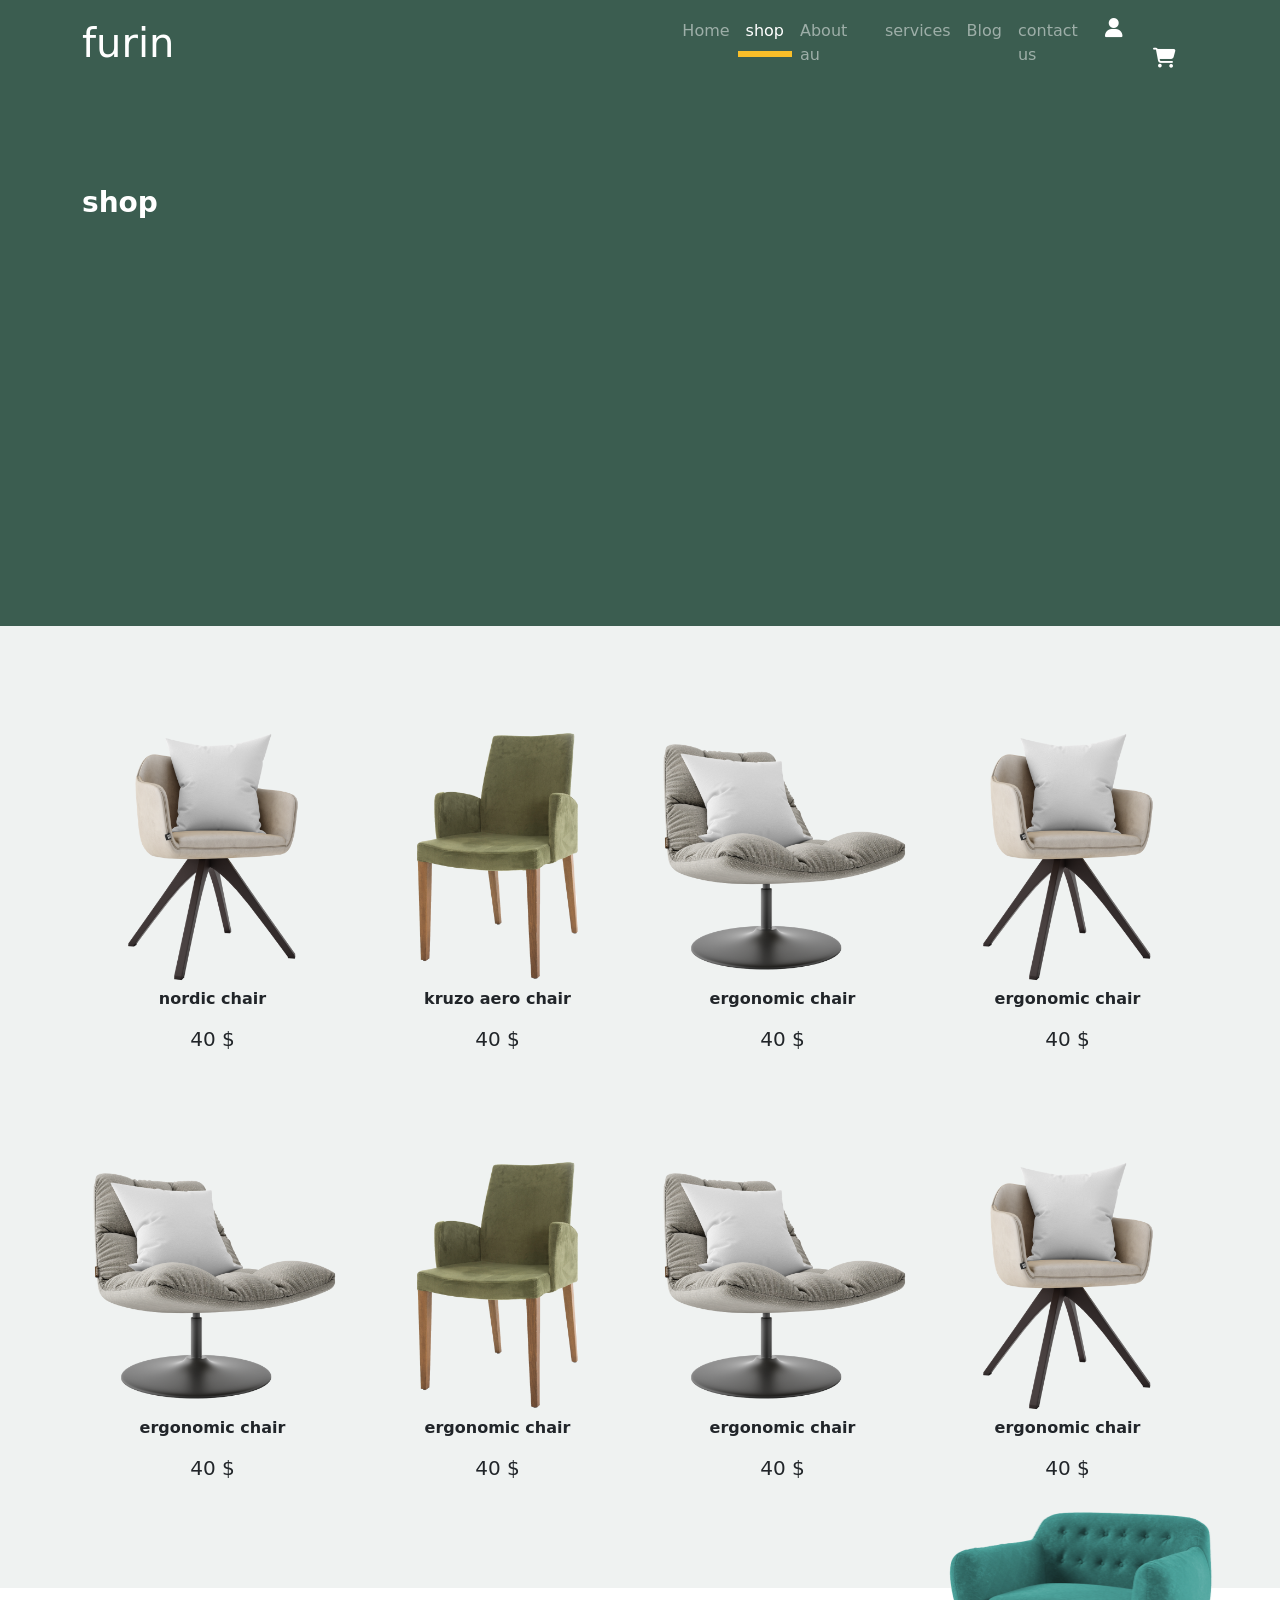
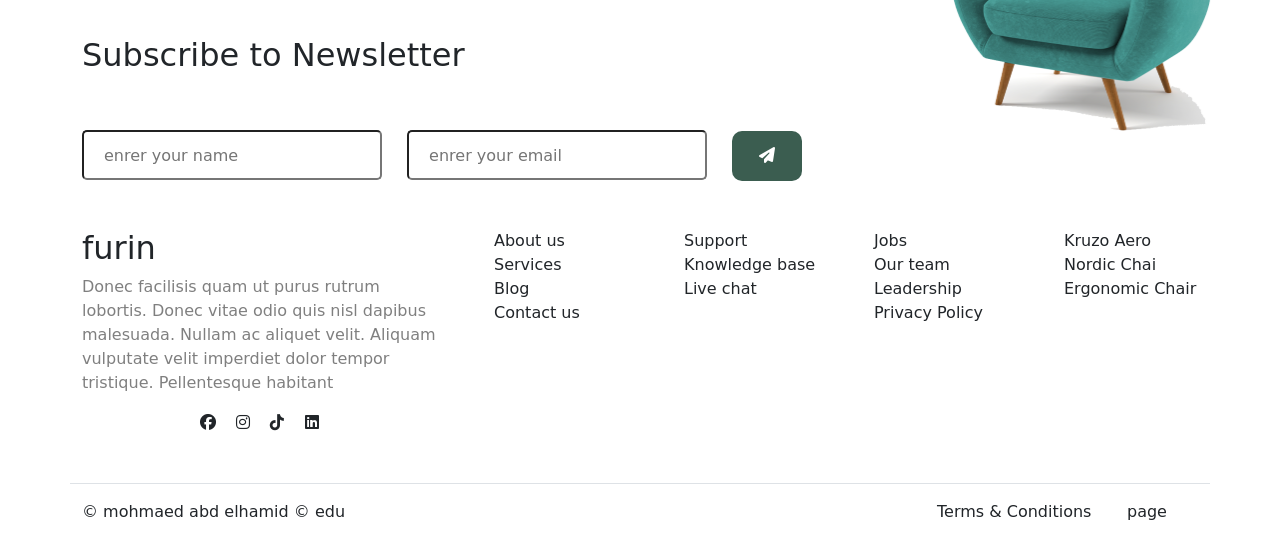
<file: shop.html>
<!DOCTYPE html>
<html lang="en">

<head>
    <meta charset="UTF-8">
    <meta name="viewport" content="width=device-width, initial-scale=1.0">
    <title>shop</title>
    <link rel="stylesheet" href="css/all.min.css">
    <link rel="stylesheet" href="css/bootstrap.min.css">
    <link rel="stylesheet" href="css/style.css">
    <link rel="icon" href="img/favicon.png">

</head>

<body>
    <!-- الشاشة الرئيسية  -->
    <section class="home w-100 h-100 ">
        <!-- الناف بار  -->
        <nav class="navbar navbar-expand-lg navbar-light">
            <div class="container ">
                <!-- عنوان الموقع  -->
                <a class="n-site navbar-brand  text-white " href="index.html" id="furin">furin</a>

                <button class="navbar-toggler" type="button" data-bs-toggle="collapse"
                    data-bs-target="#navbarSupportedContent" aria-controls="navbarSupportedContent"
                    aria-expanded="false" aria-label="Toggle navigation">
                    <span class="navbar-toggler-icon"></span>
                </button>

                <div class="collapse navbar-collapse " id="navbarSupportedContent">
                    <!-- قائمة الناف بار  -->
                    <ul class="navbar-nav me-auto mb-2 mb-lg-0 ">
                        <li class="nav-item  ">
                            <a class="home nav-link   text-white" href="index.html">Home</a>
                        </li>
                        <li class="nav-item">
                            <a class="nav-link text-white active" aria-current="page" href="shop.html">shop</a>
                        </li>
                        <li class="nav-item">
                            <a class="nav-link text-white" href="about.html">About au</a>
                        </li>
                        <li class="nav-item">
                            <a class="nav-link text-white" href="services.html">services</a>
                        </li>
                        <li class="nav-item">
                            <a class="nav-link text-white" href="Blog.html">Blog</a>
                        </li>
                        <li class="nav-item">
                            <a class="nav-link text-white" href="contact.html">contact us</a>
                        </li>
                    </ul>
                    <!-- ايونة الناف بار  -->
                    <div class="icon">
                        <a href="#" class="text-white fs-5"><i class="fa-solid fa-user"></i></a>
                        <a href="card.html" class="text-white fs-5 ms-5"><i class="fa-solid fa-cart-shopping"></i></a>
                    </div>
                </div>
            </div>
        </nav>
        <div class="home-cont container" style="height: 60vh;">
            <div class="row">
                <div class="text-white col-lg-4 col-md-12 col-sb-12 cc">
                    <h1 class="fs-3 fw-bolder ">shop</h1>
                </div>

            </div>
        </div>
    </section>




    <section class="sec-product">
        <div class="container">
            <div class="row">

                <div class="col-lg-3 col-md-4 col-sm-6  text-center product mb-5">
                    <div class="">
                        <a href="card.html" class="text-dark text-decoration-none">
                            <img src="img/product-1.png" alt="" class="w-100">
                            <p class="fw-bolder">nordic chair</p>
                            <h5>40 &dollar;</h5>
                    </div>
                    <div class="lr">
                        <i class="fa-solid fa-circle-plus"></i>



                        </a>
                    </div>
                </div>
                <div class="col-lg-3 col-md-4 col-sm-6  text-center product mb-5">
                    <div class="">
                        <a href="card.html" class="text-dark text-decoration-none">
                            <img src="img/product-3.png" alt="" class="w-100">
                            <p class="fw-bolder">kruzo aero chair</p>
                            <h5>40 &dollar;</h5>
                    </div>
                    <div class="lr">
                        <i class="fa-solid fa-circle-plus"></i>



                        </a>
                    </div>
                </div>
                <div class="col-lg-3 col-md-4 col-sm-6  text-center product mb-5">
                    <div class="">
                        <a href="card.html" class="text-dark text-decoration-none">
                            <img src="img/product-2.png" alt="" class="w-100">
                            <p class="fw-bolder">ergonomic chair</p>
                            <h5>40 &dollar;</h5>
                    </div>
                    <div class="lr">
                        <i class="fa-solid fa-circle-plus "></i>

                    </div>
                    </a>
                </div>
                <div class="col-lg-3 col-md-4 col-sm-6  text-center product mb-5">
                    <div class="">
                        <a href="card.html" class="text-dark text-decoration-none">
                            <img src="img/product-1.png" alt="" class="w-100">
                            <p class="fw-bolder">ergonomic chair</p>
                            <h5>40 &dollar;</h5>
                    </div>
                    <div class="lr">
                        <i class="fa-solid fa-circle-plus "></i>

                    </div>
                    </a>
                </div>
                <div class="col-lg-3 col-md-4 col-sm-6  text-center product mt-5">
                    <div class="">
                        <a href="card.html" class="text-dark text-decoration-none">
                            <img src="img/product-2.png" alt="" class="w-100">
                            <p class="fw-bolder">ergonomic chair</p>
                            <h5>40 &dollar;</h5>
                    </div>
                    <div class="lr">
                        <i class="fa-solid fa-circle-plus "></i>

                    </div>
                    </a>
                </div>
                <div class="col-lg-3 col-md-4 col-sm-6  text-center product mt-5">
                    <div class="">
                        <img src="img/product-3.png" alt="" class="w-100">
                        <p class="fw-bolder">ergonomic chair</p>
                        <h5>40 &dollar;</h5>
                    </div>
                    <div class="lr">
                        <i class="fa-solid fa-circle-plus "></i>
                    </div>
                </div>
                <div class="col-lg-3 col-md-4 col-sm-6  text-center product mt-5">
                    <div class="">
                        <a href="card.html" class="text-dark text-decoration-none">
                            <img src="img/product-2.png" alt="" class="w-100">
                            <p class="fw-bolder">ergonomic chair</p>
                            <h5>40 &dollar;</h5>
                    </div>
                    <div class="lr">
                        <i class="fa-solid fa-circle-plus "></i>

                    </div>
                    </a>
                </div>
                <div class="col-lg-3 col-md-4 col-sm-6  text-center product mt-5">
                    <div class="">
                        <a href="card.html" class="text-dark text-decoration-none">
                            <img src="img/product-1.png" alt="" class="w-100">
                            <p class="fw-bolder">ergonomic chair</p>
                            <h5>40 &dollar;</h5>
                    </div>
                    <div class="lr">
                        <i class="fa-solid fa-circle-plus "></i>

                    </div>
                    </a>
                </div>

            </div>
        </div>
    </section>




    <footer style="margin-top:100px ;">
        <div class="container">
            <div class="row justify-content-between">
                <h2 class="col-9 py-5">Subscribe to Newsletter</h2>
                <div class="col-3 img-fo"><img src="img/img-footer.png" alt="" class="w-100"></div>
            </div>
            <form>
                <input type="text" placeholder="enrer your name">
                <input type="email" placeholder="enrer your email">
                <button class="  "><i class="fa-solid fa-paper-plane bg-Success"></i></button>
            </form>
            <div class="row mt-5">
                <div class="col-lg-4 col-12 ">
                    <h2>furin</h2>
                    <p class="text-black-50"> Donec facilisis quam ut purus rutrum lobortis. Donec vitae odio quis nisl
                        dapibus malesuada. Nullam ac
                        aliquet velit. Aliquam vulputate velit imperdiet dolor tempor tristique. Pellentesque habitant
                    </p>
                    <div class="text-center">
                        <i class="fa-brands fa-facebook col-1"></i>
                        <i class="fa-brands fa-instagram col-1"></i>
                        <i class="fa-brands fa-tiktok col-1"></i>
                        <i class="fa-brands fa-linkedin col-1"></i>
                    </div>
                </div>
                <div class="col-lg-2 col-6">
                    <ul>
                        <li><a href="#furin" class="text-dark text-decoration-none">About us</a></li>
                        <li><a href="#furin" class="text-dark text-decoration-none">Services</a></li>
                        <li><a href="#furin" class="text-dark text-decoration-none"></a>Blog</li>
                        <li><a href="#furin" class="text-dark text-decoration-none">Contact us</a></li>
                    </ul>
                </div>
                <div class="col-lg-2 col-6">
                    <ul>
                        <li><a href=" #furin" class="text-dark text-decoration-none">Support</a></li>
                        <li><a href="#furin" class="text-dark text-decoration-none">Knowledge base</a></li>
                        <li><a href="#furin" class="text-dark text-decoration-none">Live chat</a></li>
                    </ul>
                </div>
                <div class="col-lg-2 col-6">
                    <ul>
                        <li><a href="#furin" class="text-dark text-decoration-none">Jobs</a></li>
                        <li><a href="#furin" class="text-dark text-decoration-none">Our team</a></li>
                        <li><a href="#furin" class="text-dark text-decoration-none">Leadership</a></li>
                        <li><a href="" class="text-dark text-decoration-none">Privacy Policy</a></li>
                    </ul>
                </div>
                <div class="col-lg-2 col-6">
                    <ul>
                        <li><a href="#furin" class="text-dark text-decoration-none">Kruzo Aero</a></li>
                        <li><a href="#furin" class="text-dark text-decoration-none">Nordic Chai</a></li>
                        <li><a href="#furin" class="text-dark text-decoration-none">Ergonomic Chair</a></li>
                    </ul>
                </div>
            </div>
            <div class="row justify-content-between border-top mt-5 pt-3">
                <p class="col-9"> &copy; mohmaed abd elhamid &copy; edu </p>
                <p class="col-2"><a href="#furin" class="text-dark text-decoration-none">Terms & Conditions</a></p>
                <p class="col-1"><a href="#furin" class="text-dark text-decoration-none">page</a></p>
            </div>





        </div>
    </footer>
    <script src="js/bootstrap.bundle.min.js"></script>
</body>

</html>
</file>
<file: css/style.css>
*{
    padding: 0;
    margin: 0;
    box-sizing: border-box;
}
body{
    background-color: #eff2f1;
}
:root{
    --home-bg :#3b5d50 ;
    --btn:#f9bf29;

}
.home{
    background-color: var(--home-bg) !important;
    /* height: 100vh; */
}
.navbar-brand {
    margin-right: 500px;
}
.navbar-nav li a{
    opacity: .5;
}

.nav-link.active {
    opacity: 1;
    border-bottom: 6px solid var(--btn);
}
.navbar-nav li a:hover{
    opacity: 1;
    transition:.2s all ease;
    border-bottom: 6px solid var(--btn);
}
.home .container .n-site{
    font-size: 40px;
    
}
.home .container .cc{
    margin-top: 100px ;
}
.home .home-cont .btn1{
    background-color:var(--btn);
    border-color:var(--btn) ;
    height: 40px;
    width: 150px;
}
.home .home-cont .btn2{
    height: 40px;
    width: 150px;
}

/* الشاشة الثانية  */

.sec-product .container{
    margin-top: 100px;
}
.sec-product .product {
    position: relative;
}
.sec-product .product .lr{
    width: 100%;
height: 0%;
    position: absolute;
    bottom:0;
    left: 0;
    background-color:#dce5e4;
    transition: .5s all ease-in-out;

}
.sec-product .product:hover img {
    transition: .4s ease;
    transform: translateY(-20px);

}
.sec-product .product:hover .lr{
    transition: 1s all ease;
    z-index: -1;
    height: 60%;
}
.sec-product .product .lr i {
    font-size: 30px;
    opacity: 0;
    position: absolute;
    bottom: -20px;
    left: 50%;
    margin-left:-20px ;

}
.sec-product .product:hover .lr i{
    opacity: 1;
}
.sec-product .sec3 .sec3-img img{
    border-radius: 20px ;
}

/* الشاشة الثالثة  */
.sec3{
    margin-top: 150px;
}
.sec-product .sec3 .sec3-img{
    position: relative;
    margin-top: 70px;
}
.sec-product .sec3 .sec3-img::after{
    content: "";
    background-image: url(..//img/dots-yellow.svg);
    width: 50%;
    height: 40%;
    position: absolute;
    top: -10%;
    left:-10%;
    
    z-index: -3;
}


.sec4{
    margin-top: 150px;
}
.sec4 .help-img .img-1 {
    border-radius: 20px;
}
.sec4 .help-img{
    position: relative;
}
.sec4 .help-img::after{
    content: "";
    background-image:url(..//img/dots-green.svg) ;
    width: 50%;
    height: 40%;
    position: absolute;
    top: -10%;
    left:-10%;
    z-index: -1;
}
.sec4 .help-img .img-2{
    position: absolute;
    top: 0;
    right: -55%;
}

.sec4 .help-img .img-2 img{
    width: 40%;
}
.sec4 .help-img .img-3 img{
  width: 40%;
}
.sec4 .help-img .img-3{
    position: absolute;
    bottom:-10%;
    right: -75%;
}
.sec4 .btn{
    width: 150px;
}
.sce5{
    margin-top: 200px;
} 
.sce5 img {
    
}
.sce5 a:hover{
    opacity: .5;
}
.sce5 .col-12 {
    position: relative;
}
.sce5 .lr  {
    height: 60%;
    width: 40%;
    position: absolute;
    top: 15%;
    z-index: -1;
    background-color:#dce5e4;
    border-radius: 30px;
}
.sce6{
    margin-top: 150px;
}

.control {
    color: black ;
    background-color:rgba(59, 93, 80, 0.1) ;
    height: 100px;
    width: 100px;
}
.control:hover{
    background-color: #3b5d50;
    
}

.sec7{
    margin: 200px 0;
}
footer{
    background-color: white;
}
footer form [type]{
    width: 300px;
    height: 50px;
    border-radius: 5px;
    padding: 20px;
    margin-right:20px;
}
footer form button {
    width: 70px;
    height: 50px;
    color: white;
    background-color: var(--home-bg);
    border: none; 
    border-radius: 10px;
}
footer .img-fo {
    position: relative;
}
footer .img-fo img {
    position: absolute;
    top: -90px;
}
footer div div i:hover{
color: var(--home-bg);
    
}
footer ul {
    list-style: none;
}
footer ul li a:hover{
    opacity: .7;
} 
.icon_cont span{
    position: relative;
    text-align: center;
    color: white;
    background-color: #3b5d50;
}
.icon_cont i{
    width: 40px;
}
</file>
